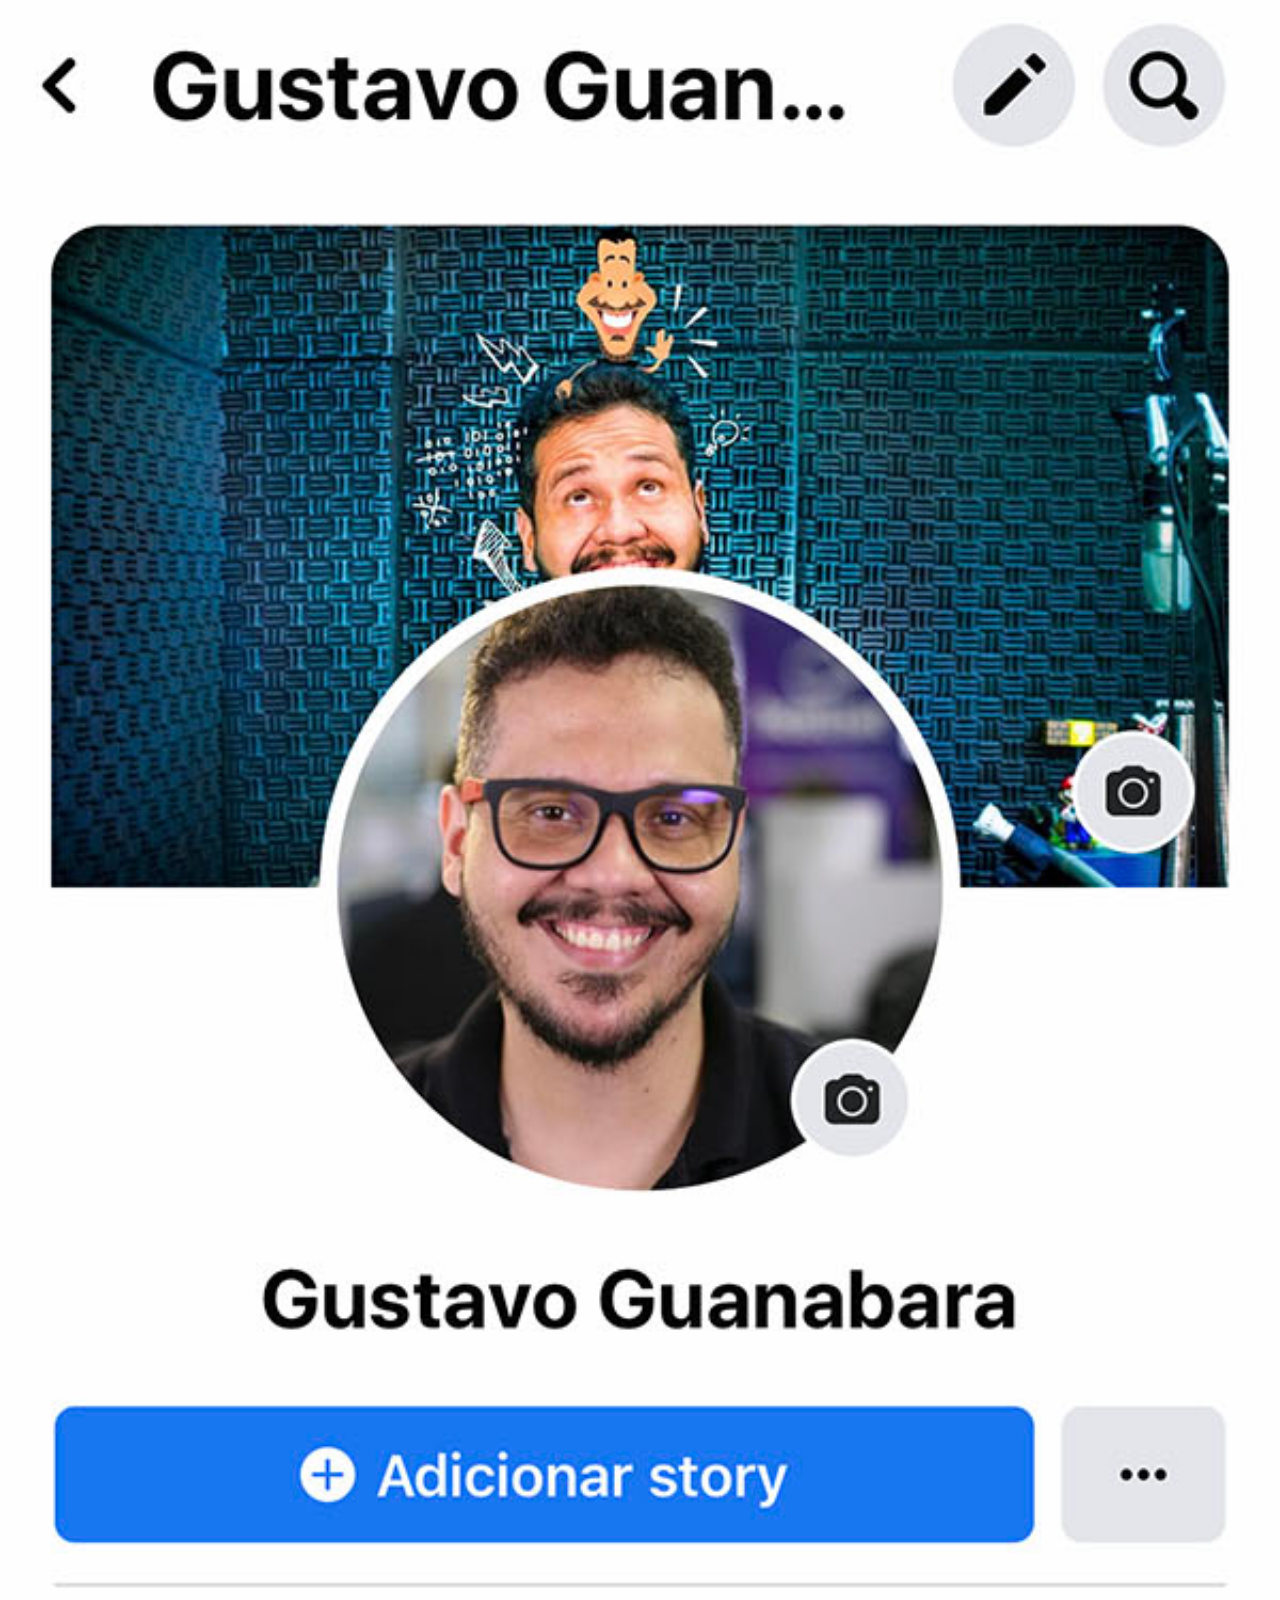
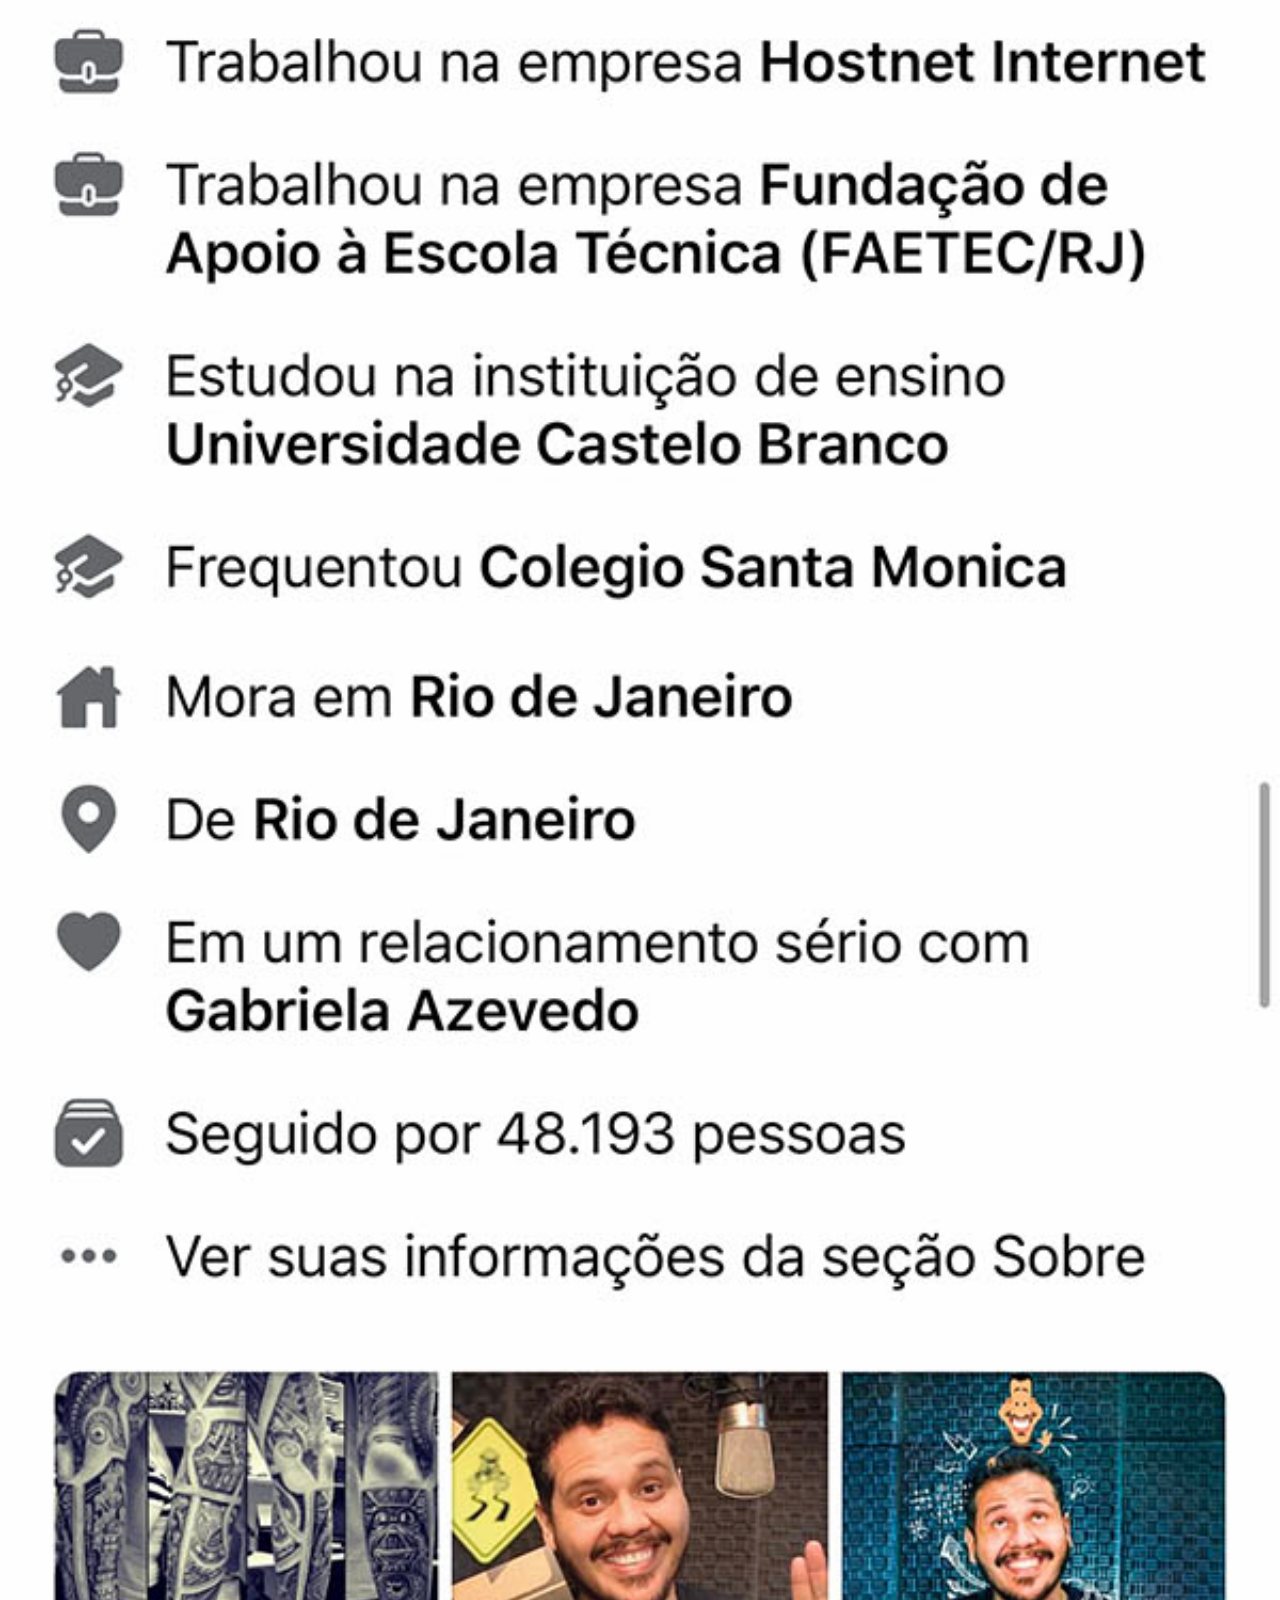
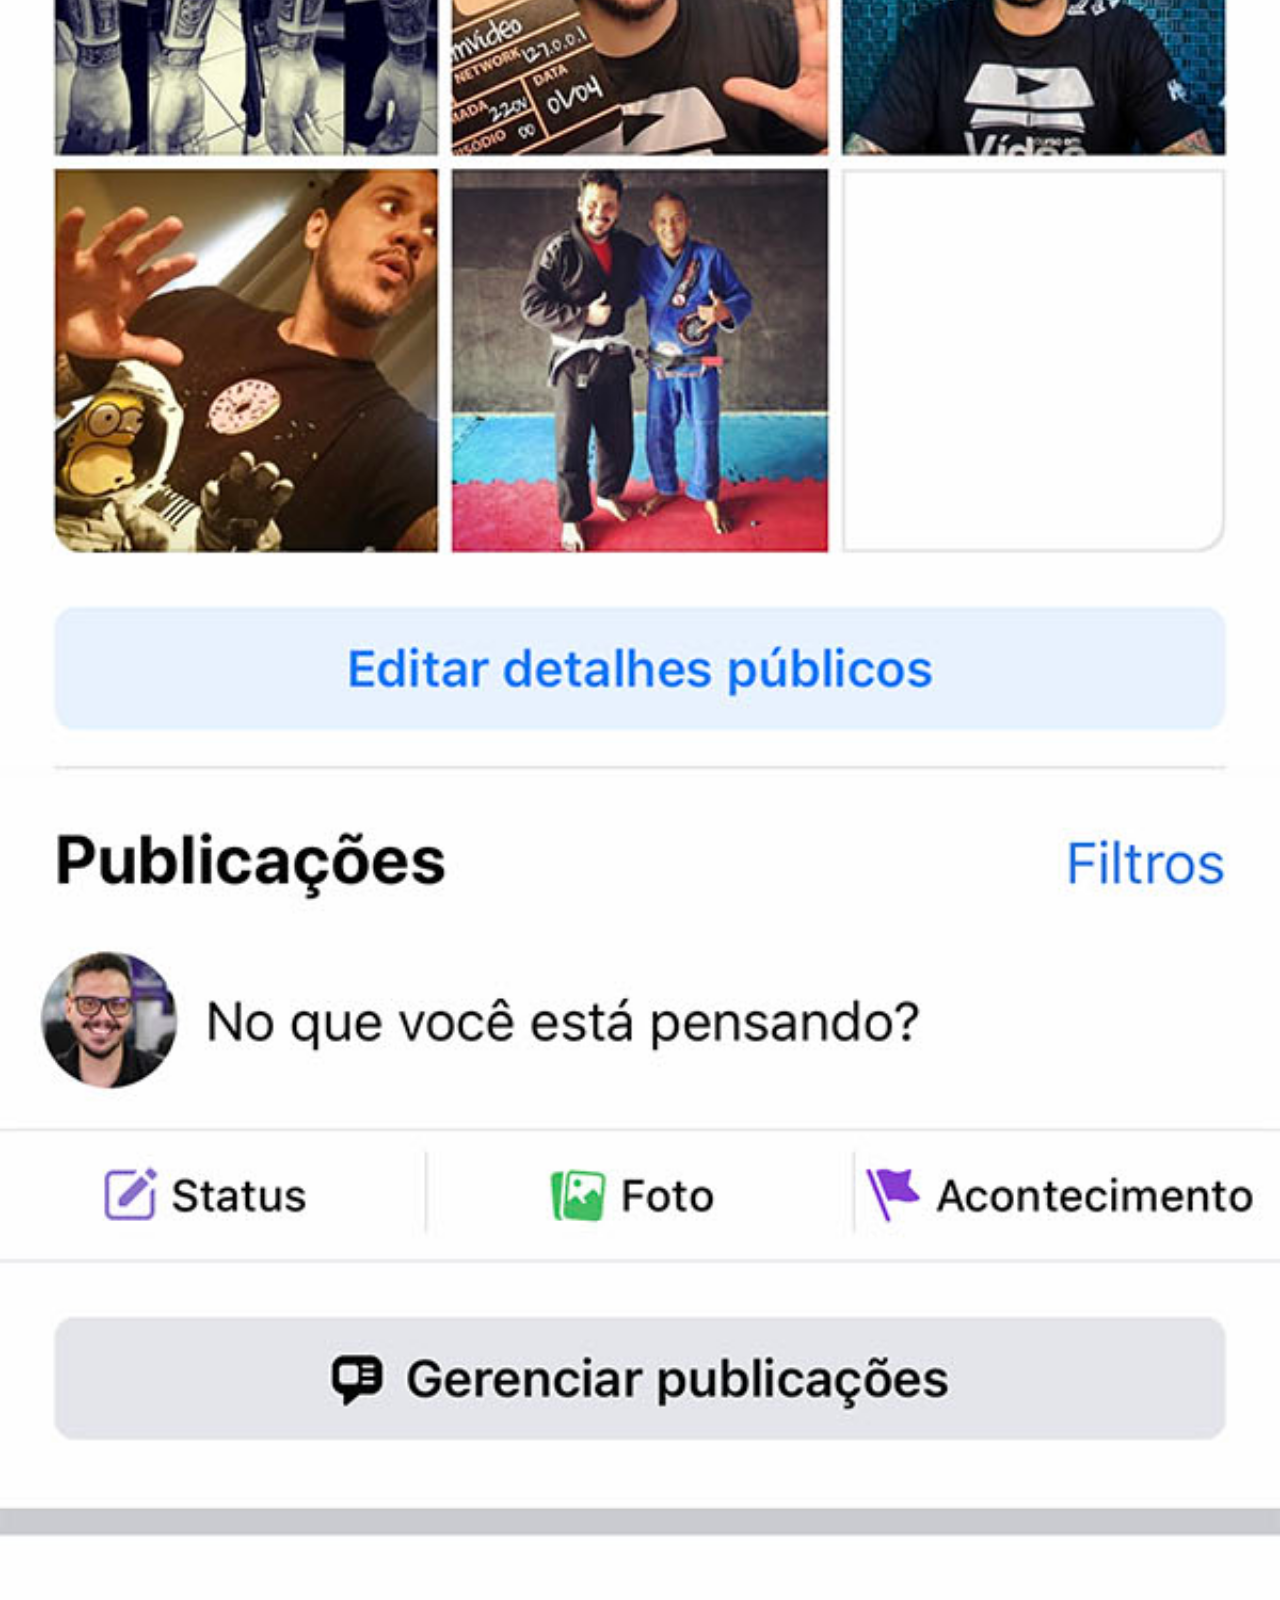
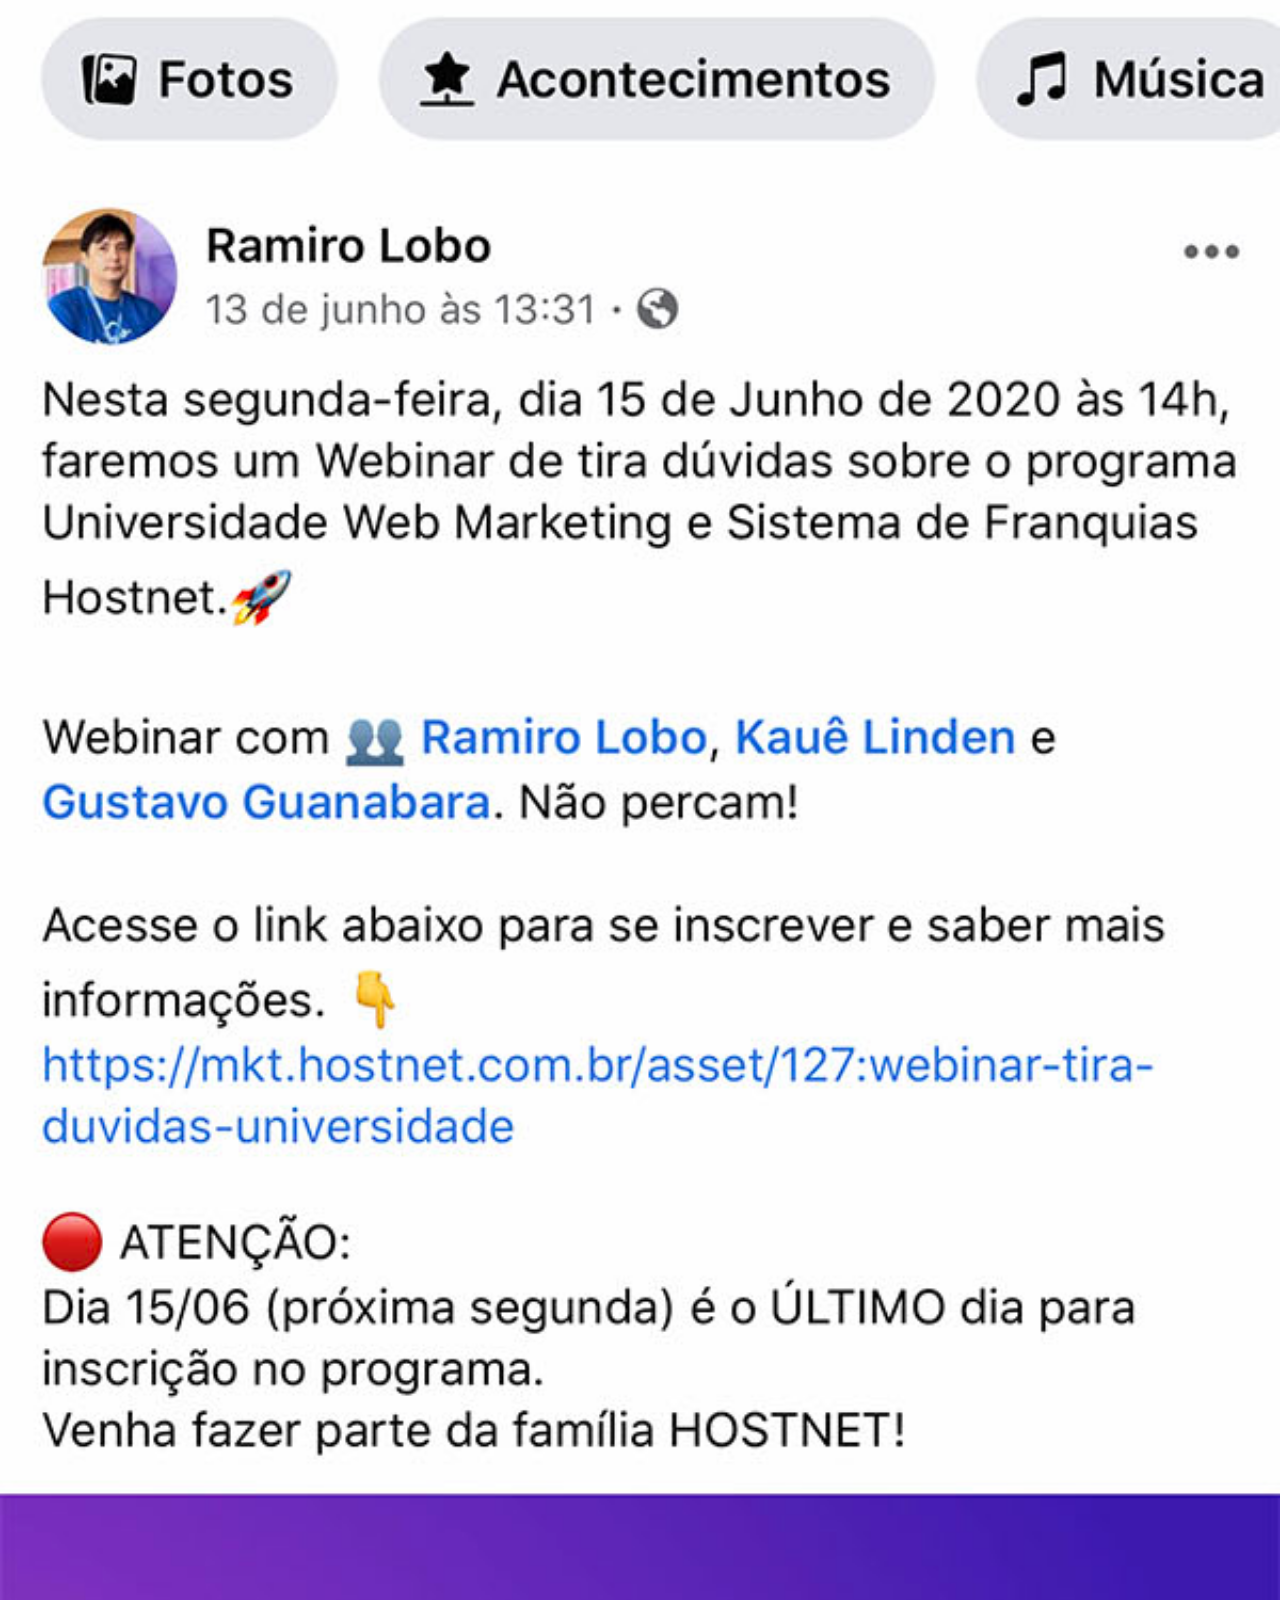
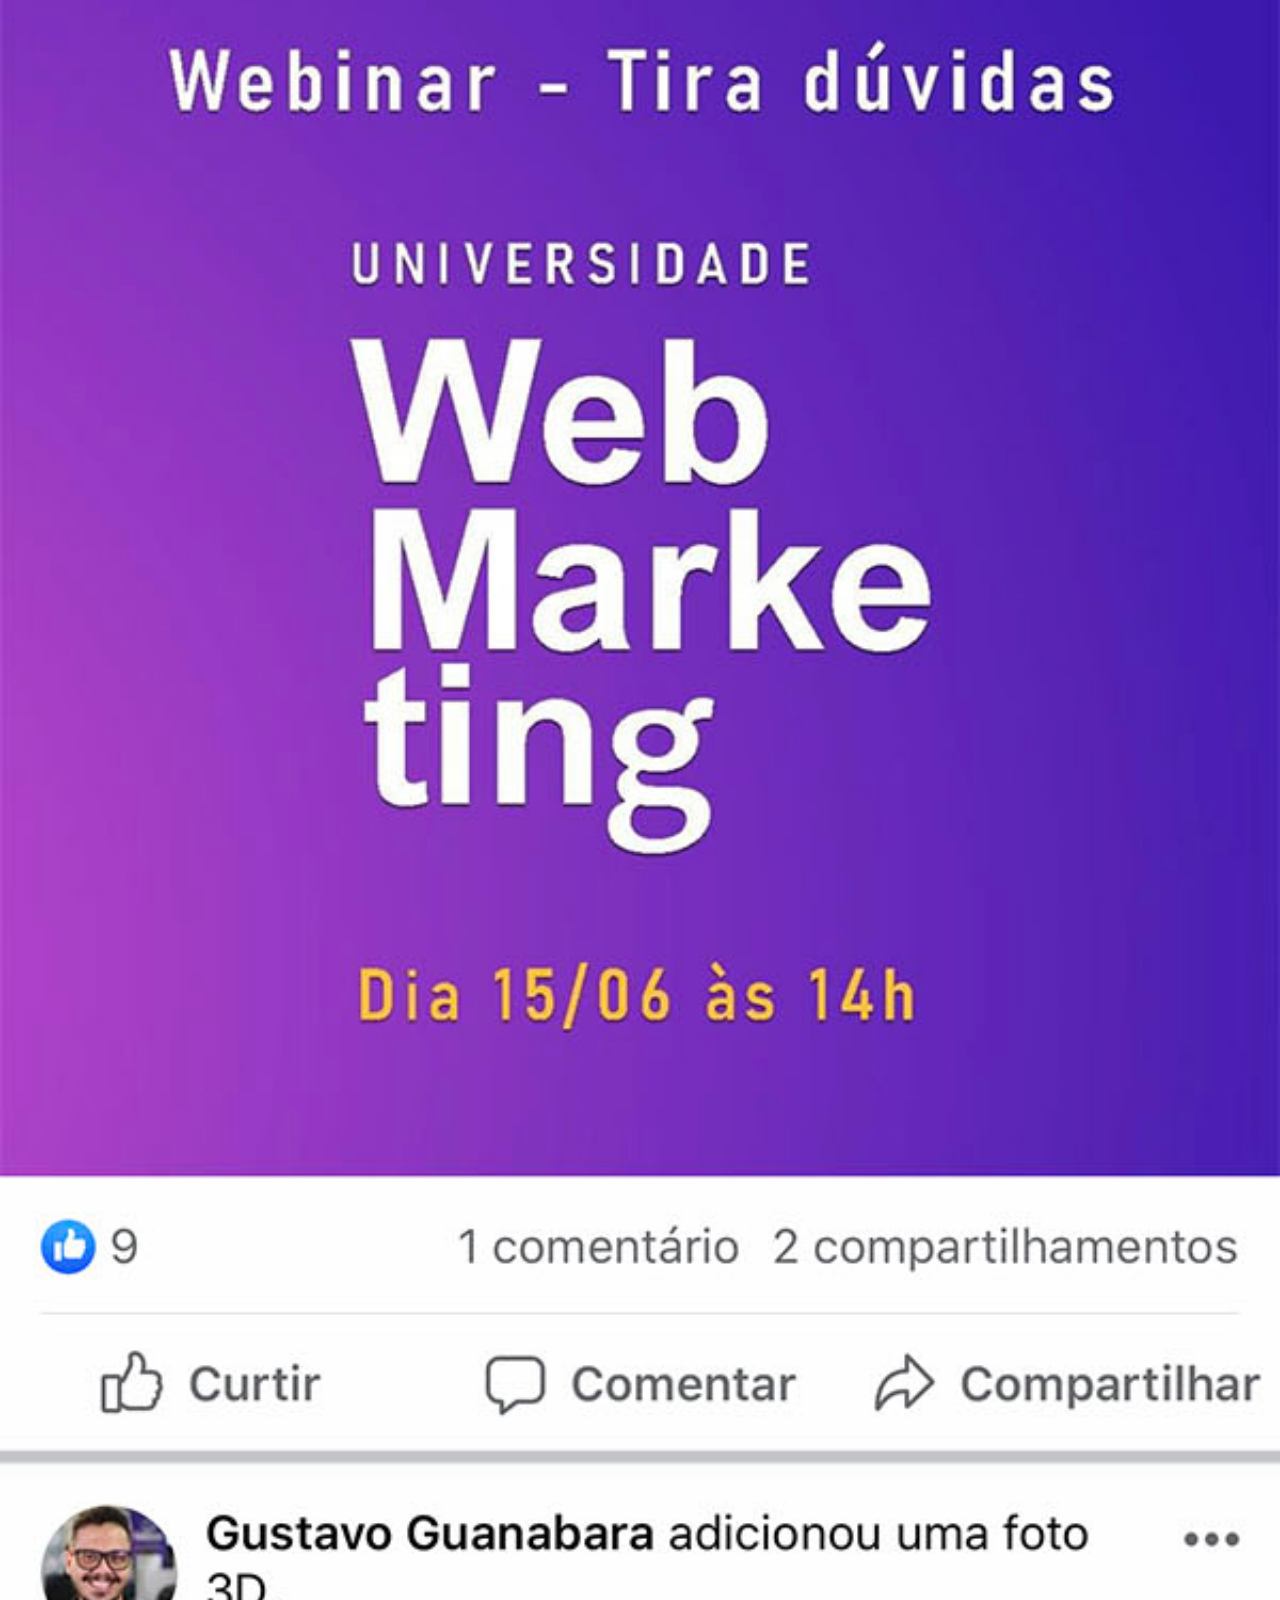
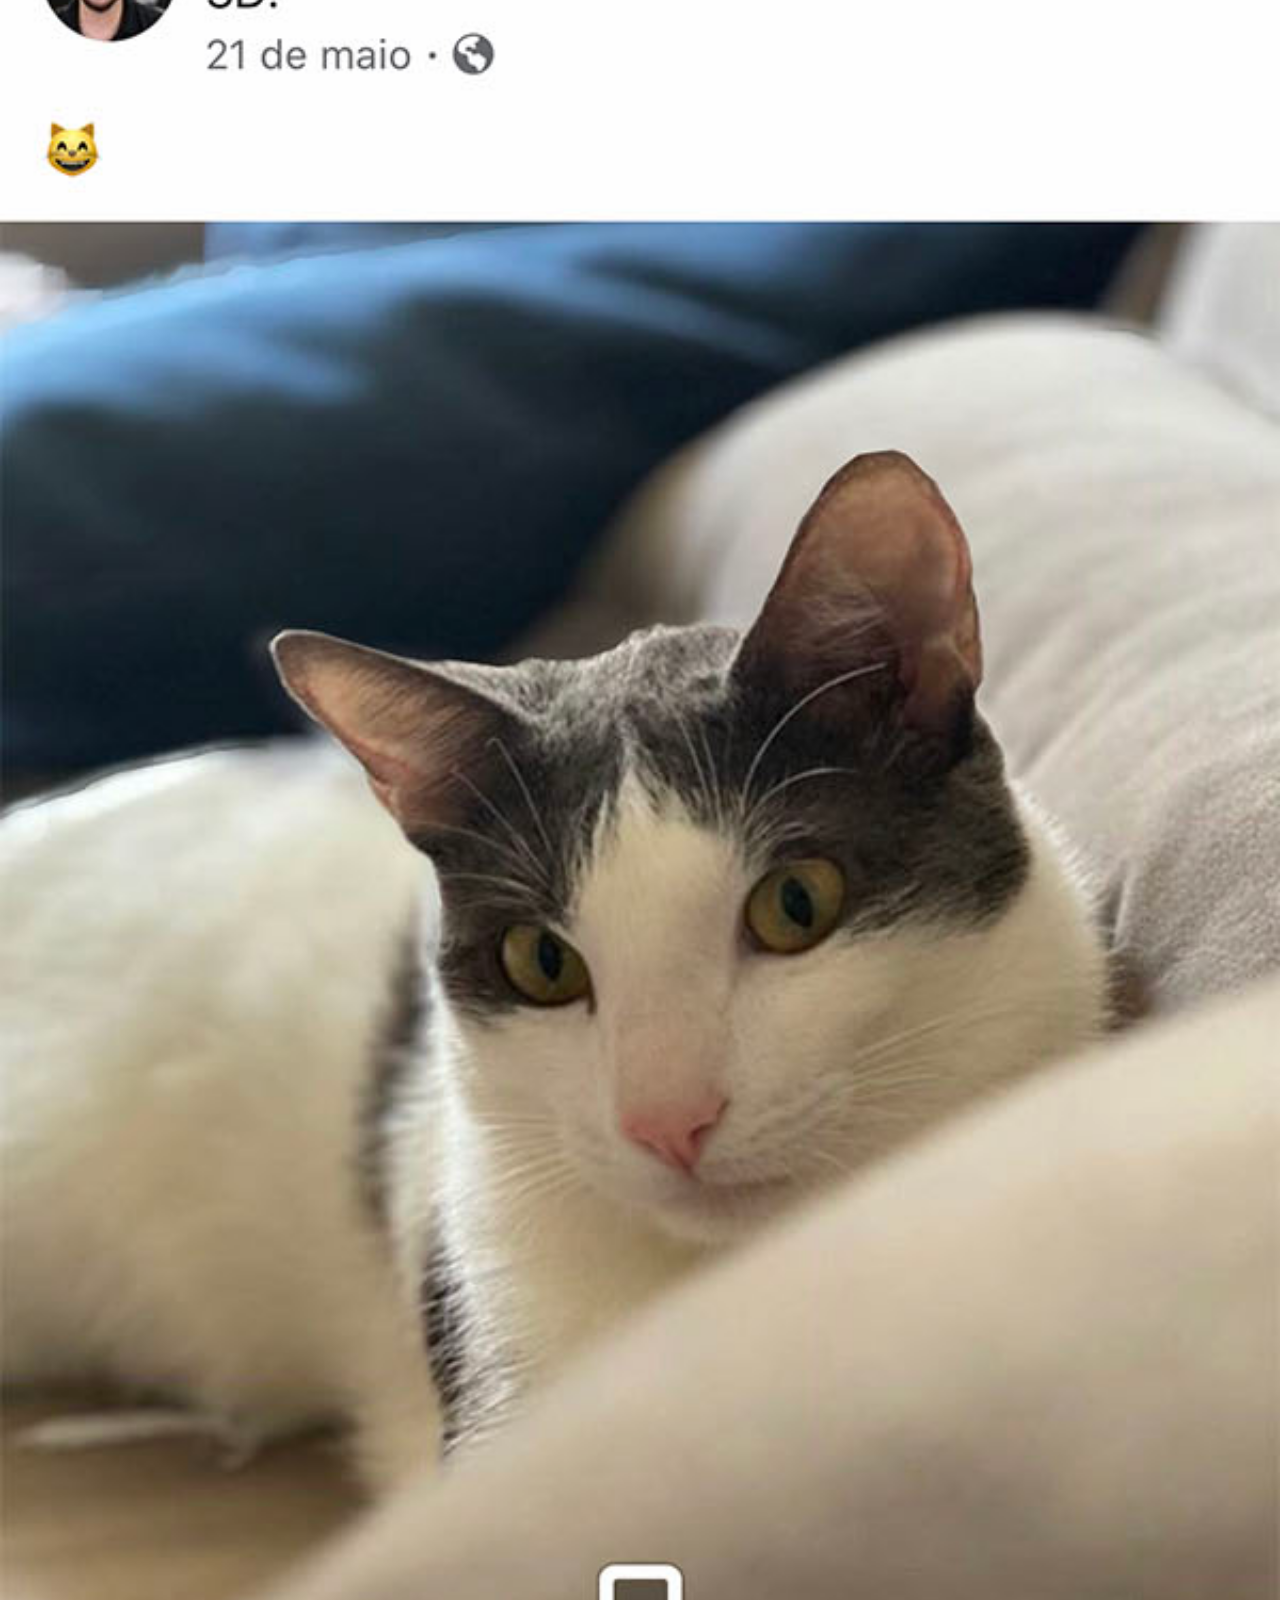
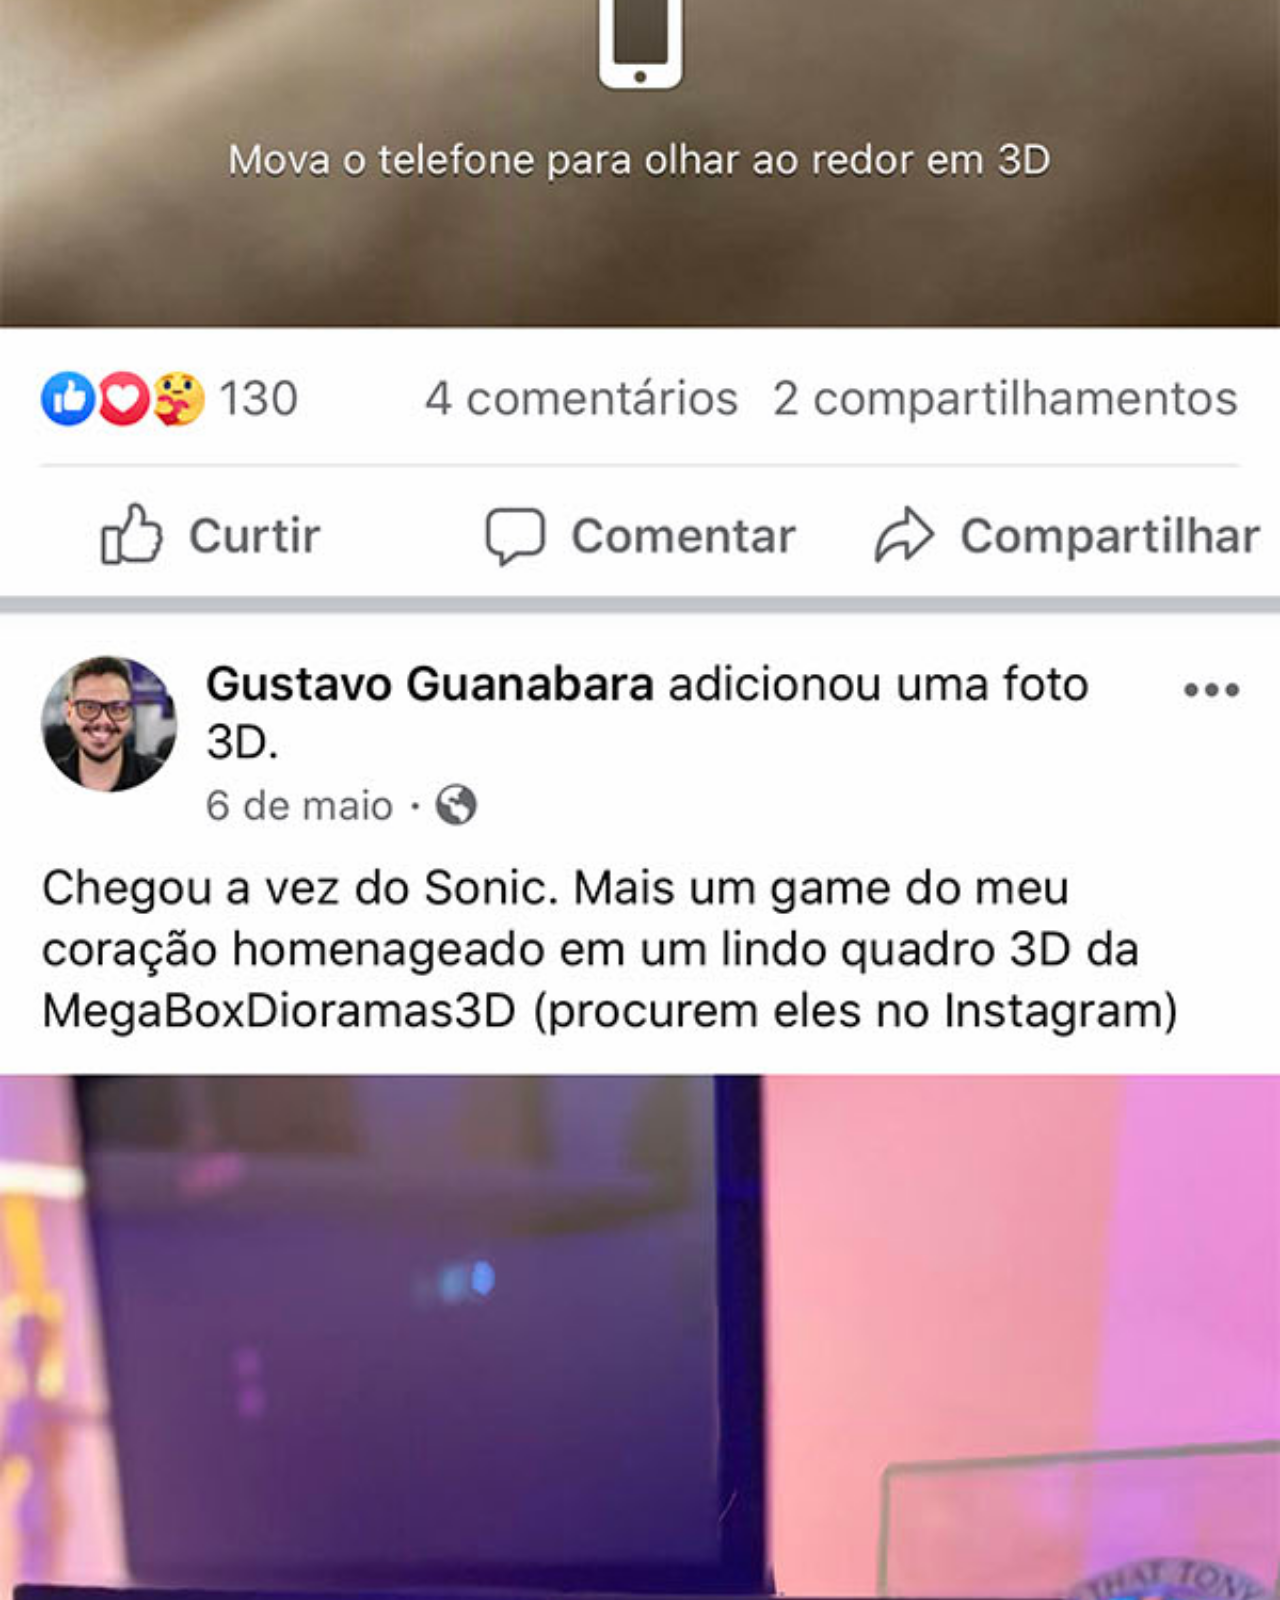
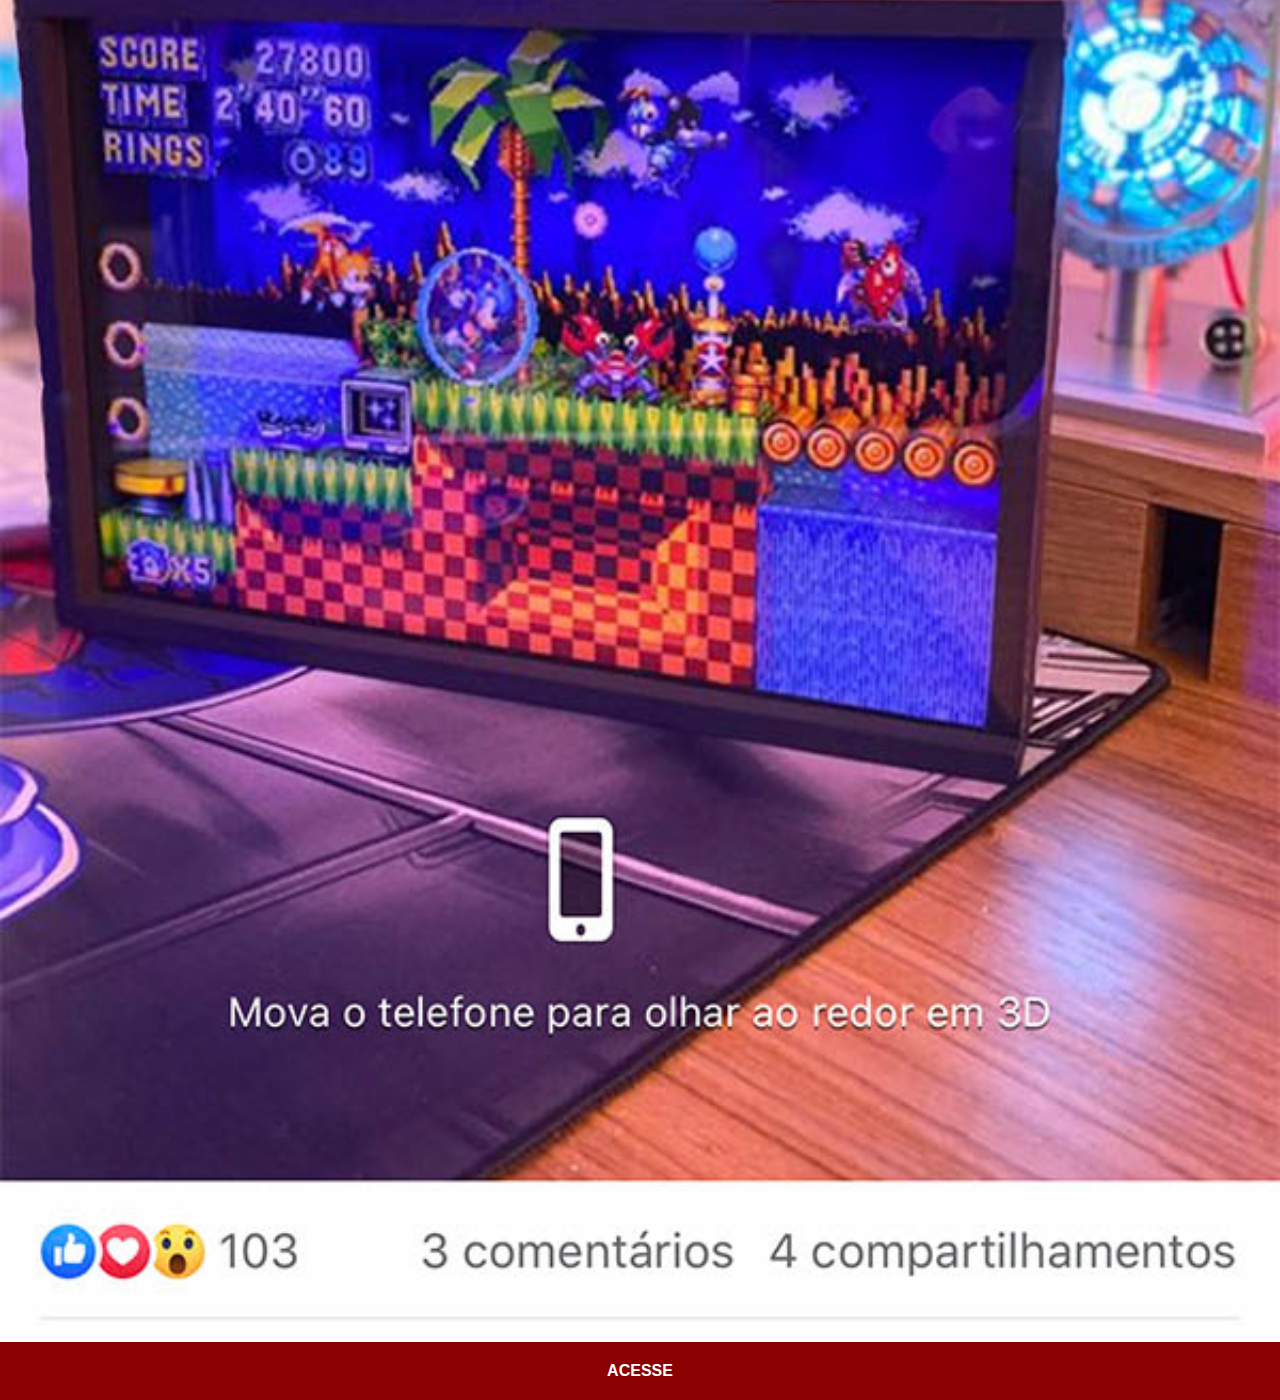
<file: face.html>
<!DOCTYPE html>
<html lang="pt-br">
<head>
    <meta charset="UTF-8">
    <meta name="viewport" content="width=device-width, initial-scale=1.0">
    <title>Facebook</title>
    <link rel="stylesheet" href="estilos/social.css">
</head>
<body>
    <img src="imagens/tela-facebook.jpg" alt="">
    <a href="https://www.facebook.com/roberto.kleber.77/" target="_blank">ACESSE</a>
</body>
</html>
</file>
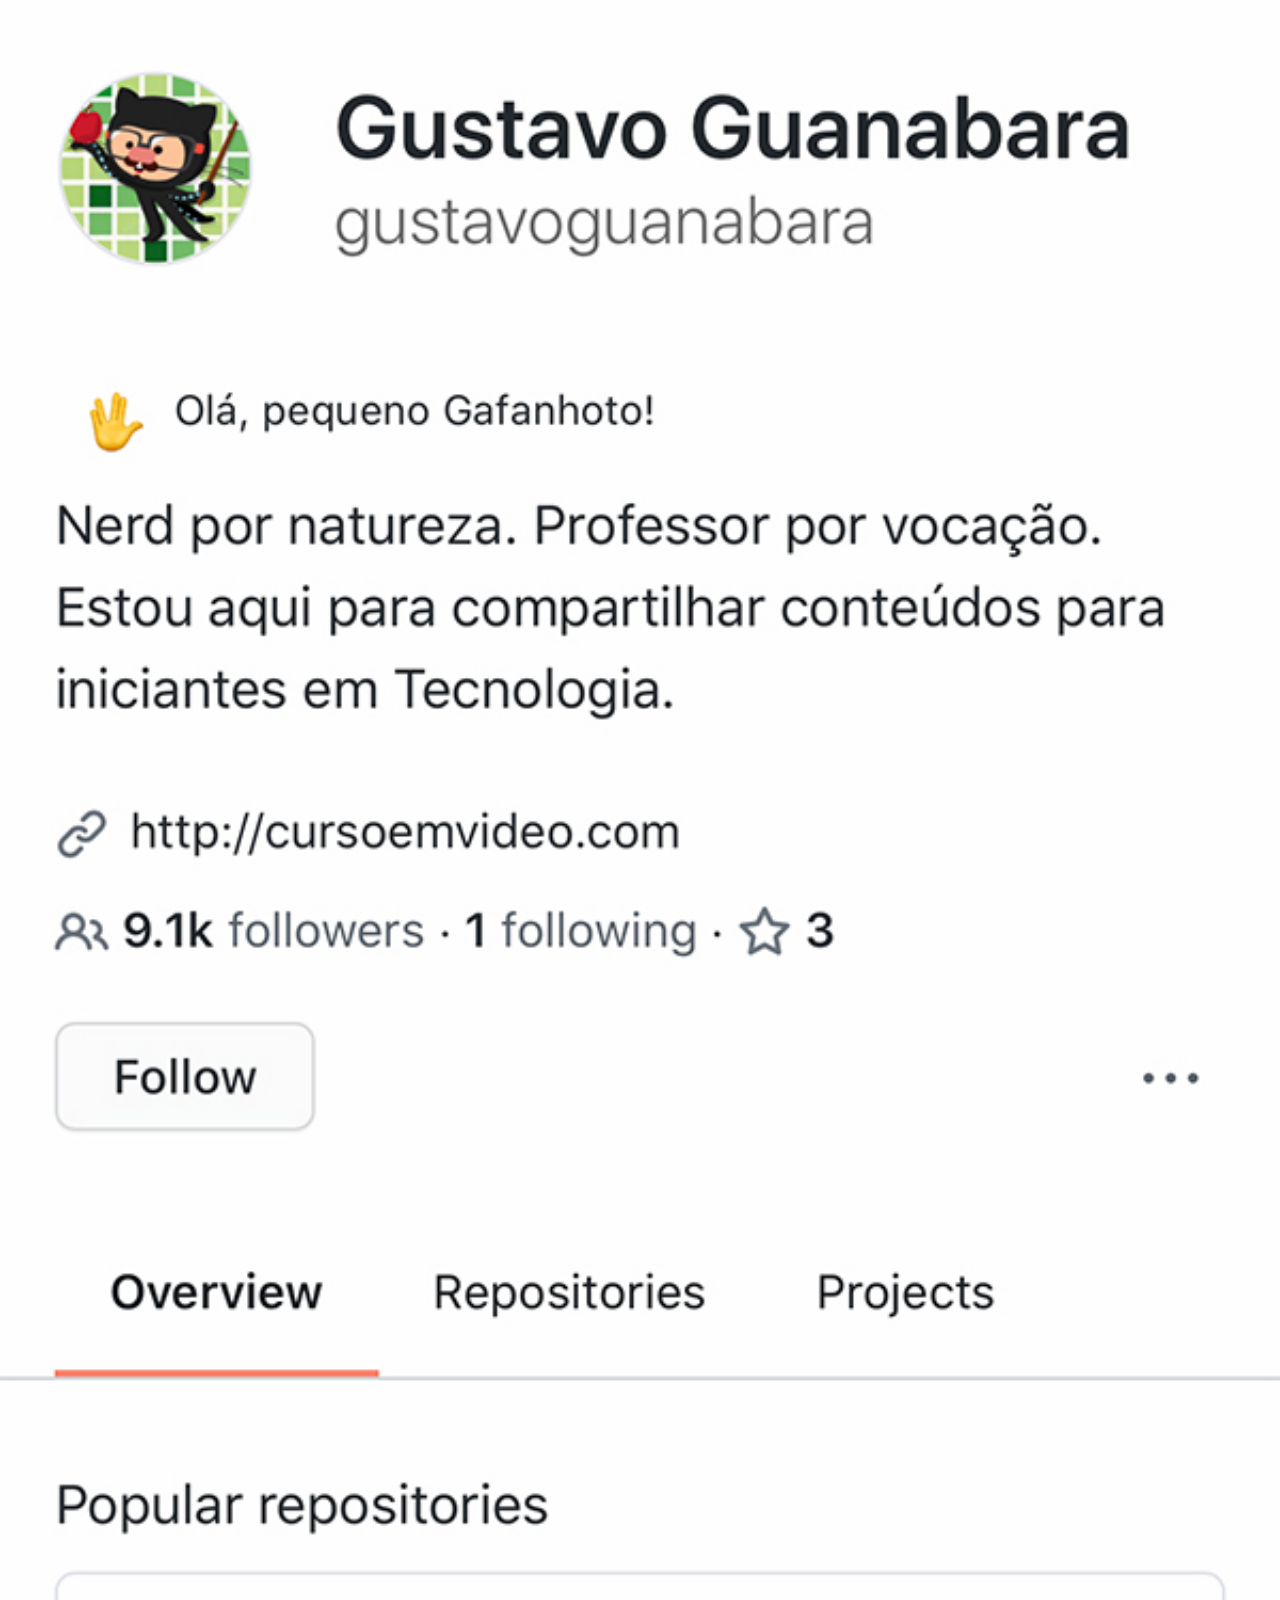
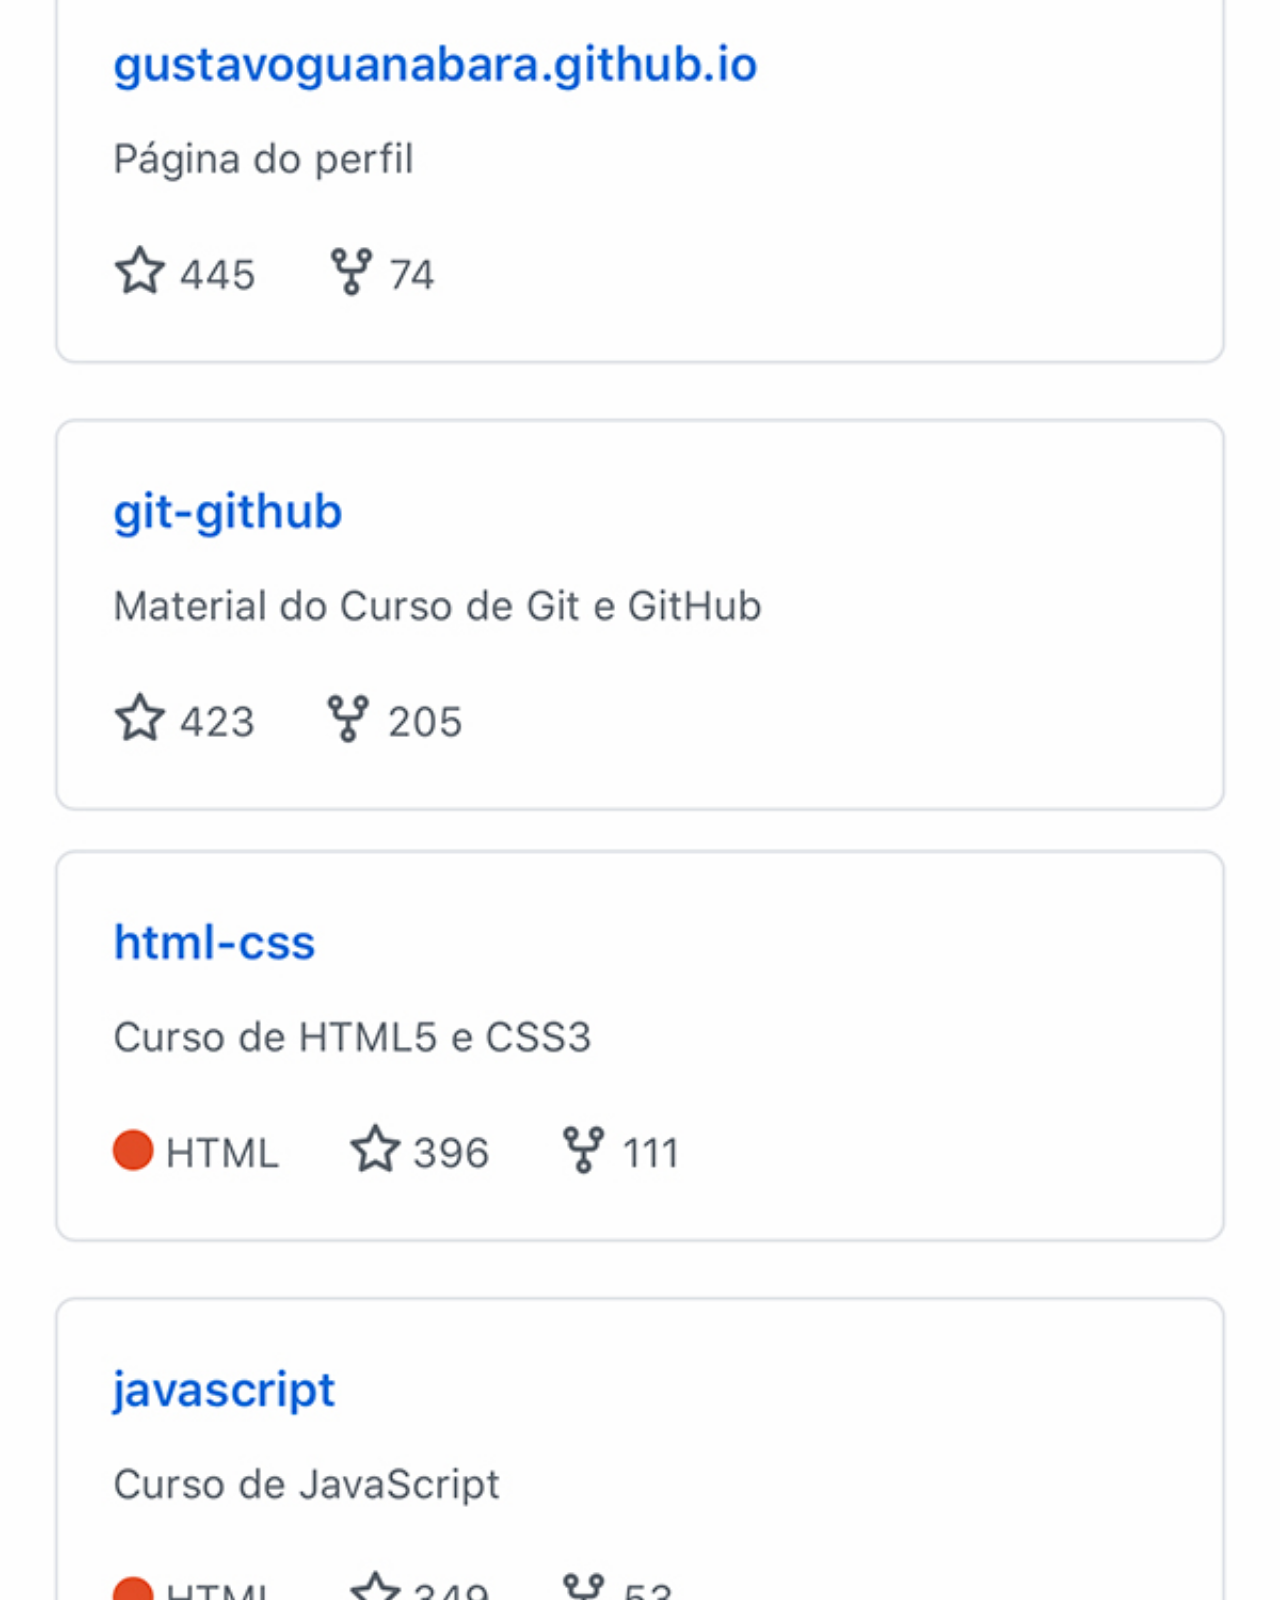
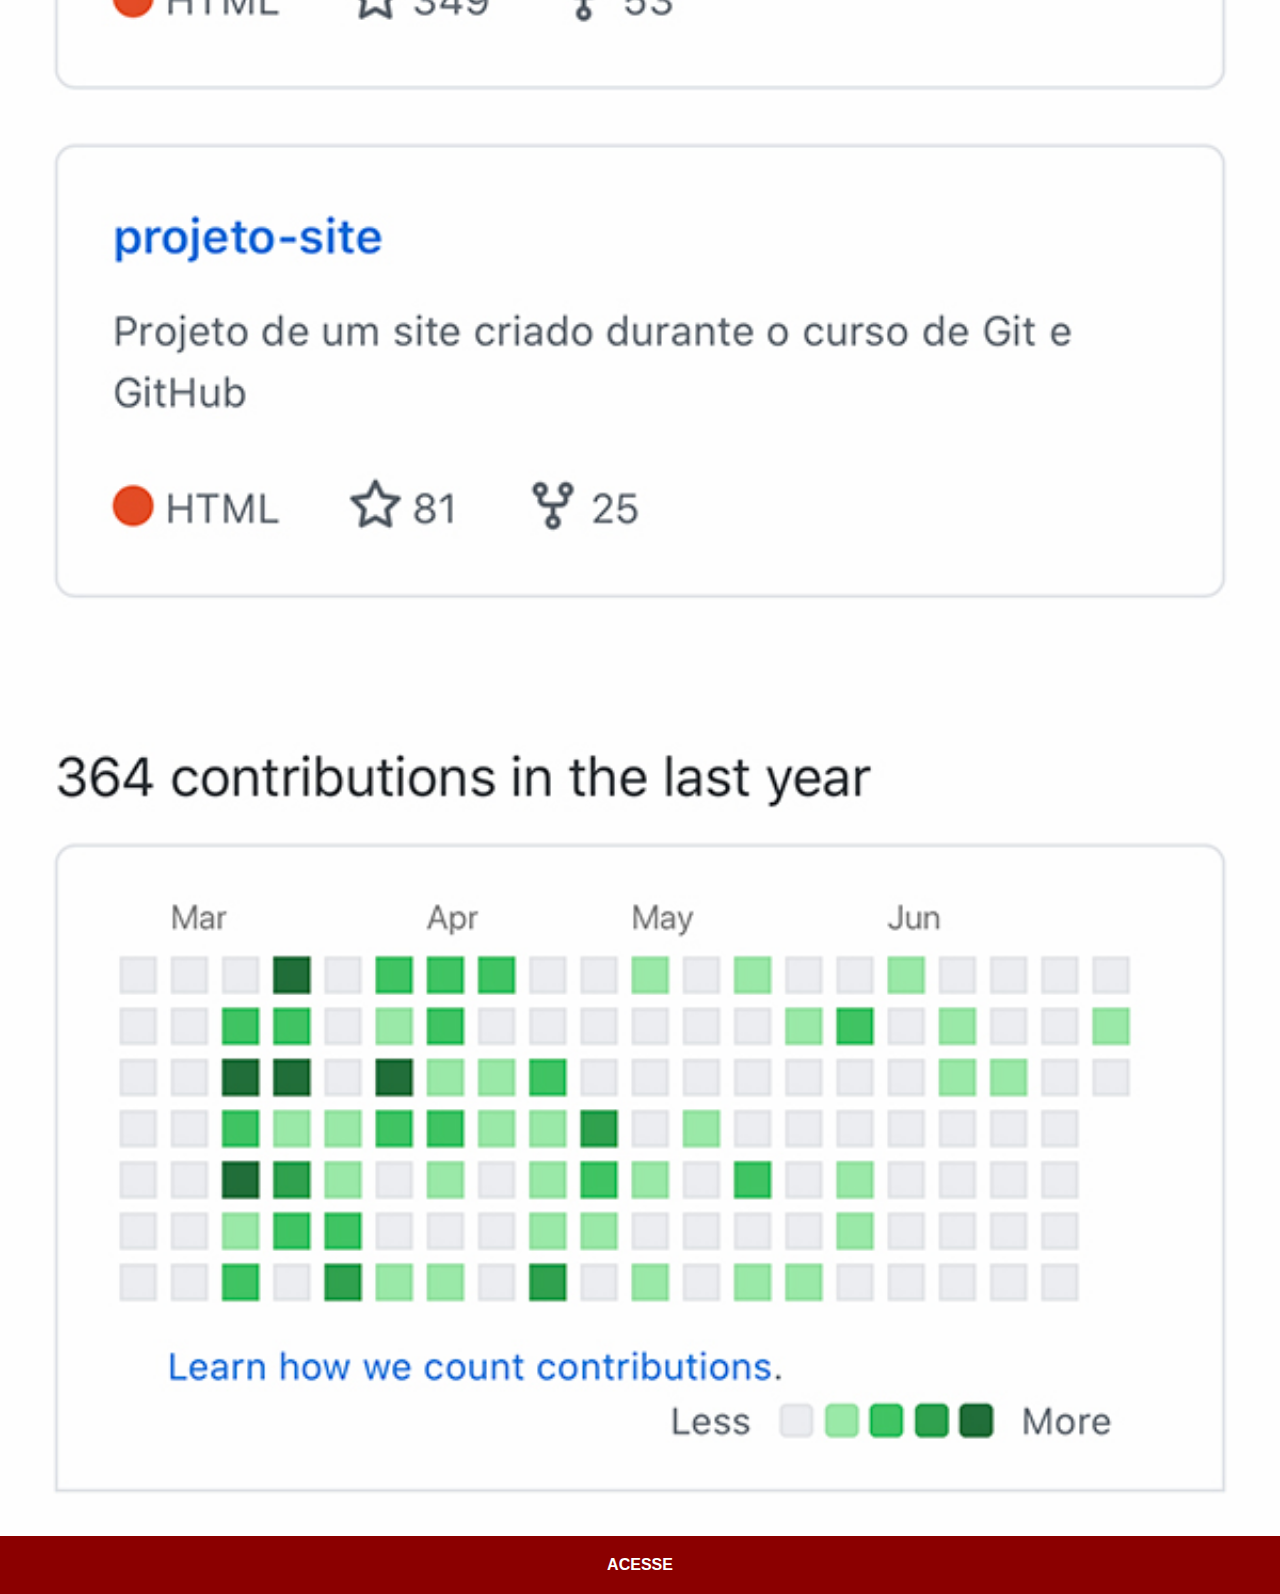
<file: github.html>
<!DOCTYPE html>
<html lang="pt-br">
<head>
    <meta charset="UTF-8">
    <meta name="viewport" content="width=device-width, initial-scale=1.0">
    <title>GitHub</title>
    <link rel="stylesheet" href="estilos/social.css">
</head>
<body>
    <img src="imagens/tela-github.jpg" alt="">
    <a href="https://github.com/RobertoKFSF" target="_blank">ACESSE</a>
</body>
</html>
</file>
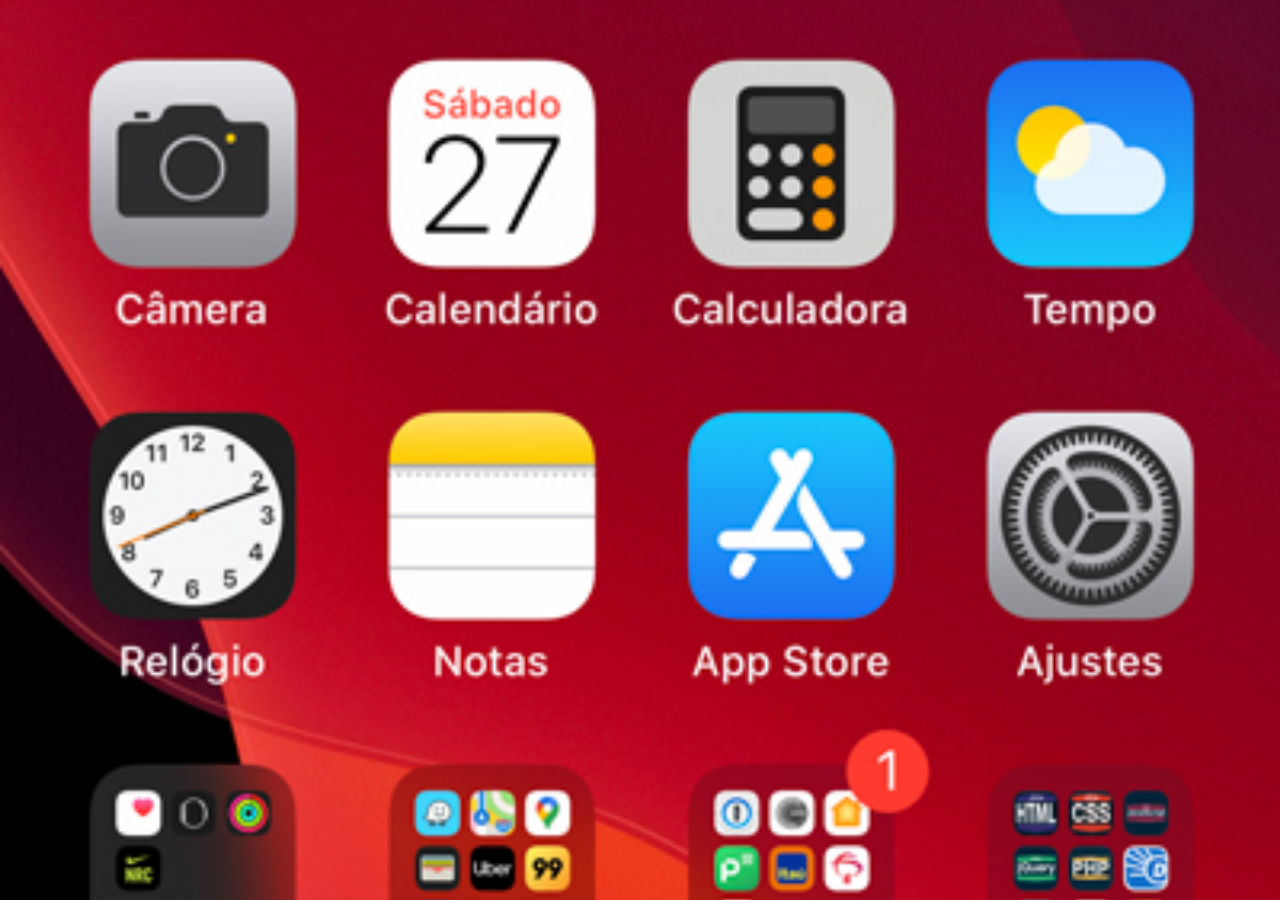
<file: home.html>
<!DOCTYPE html>
<html lang="pt-br">
<head>
    <meta charset="UTF-8">
    <meta name="viewport" content="width=device-width, initial-scale=1.0">
    <title>Home</title>
</head>
<style>
    * {
        margin: 0px;
        padding: 0px;
    }
    body {
        width: 100vw;
        height: 100vh;
        background: black url('imagens/tela-home.jpg') no-repeat top center;
        background-size: cover;
    }
</style>
<body>
    
</body>
</html>
</file>
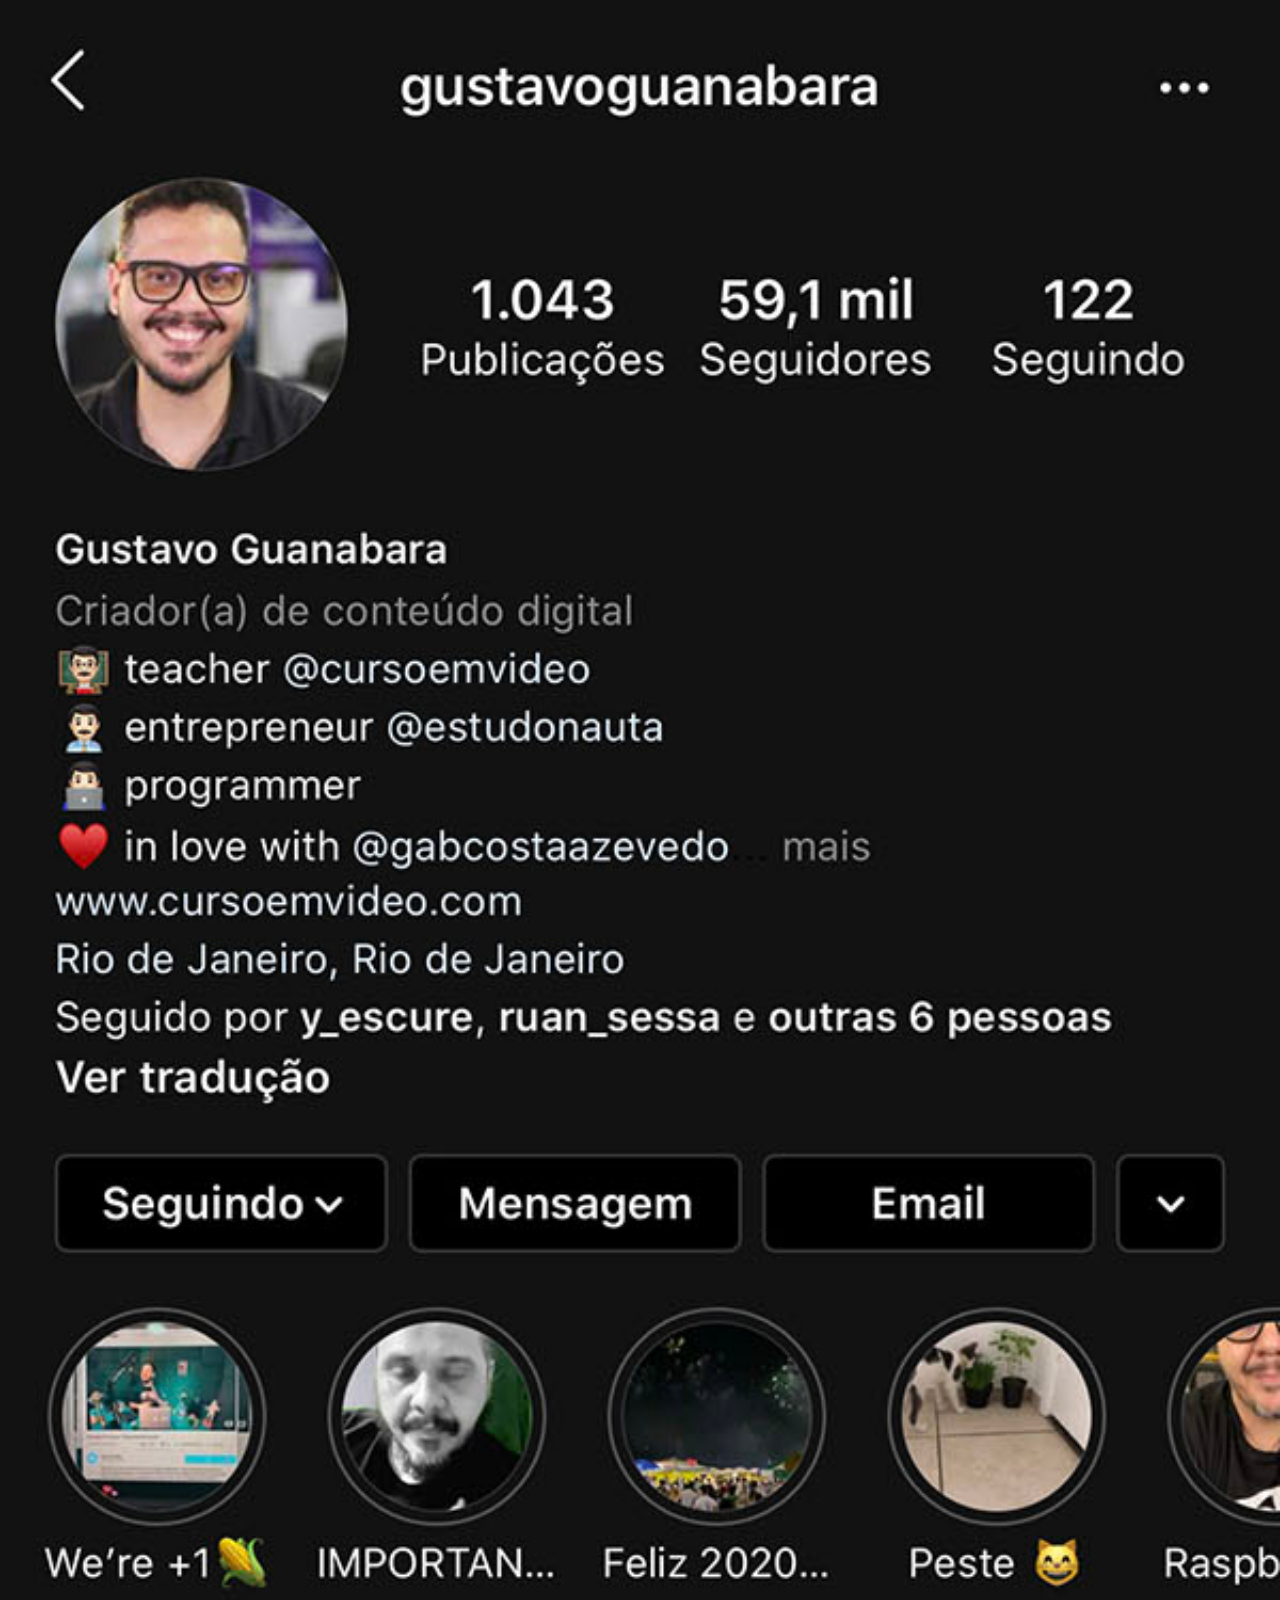
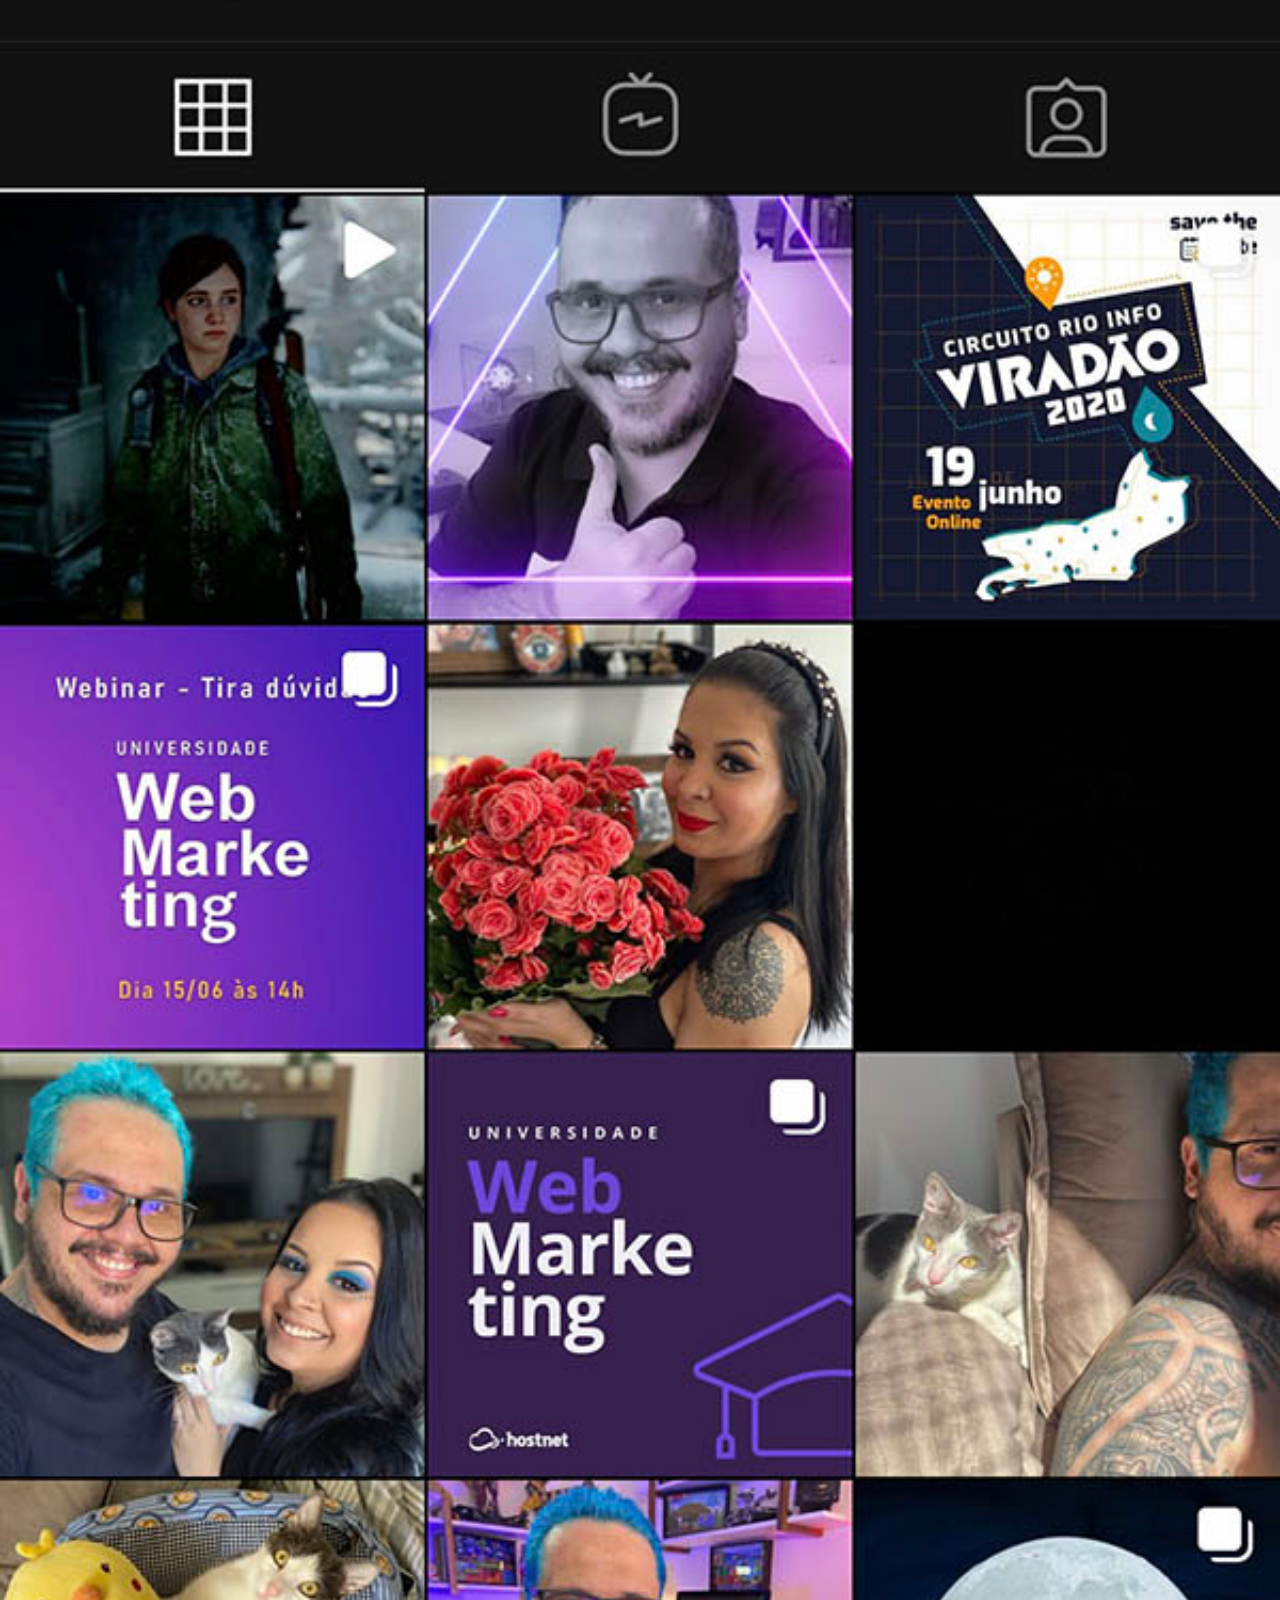
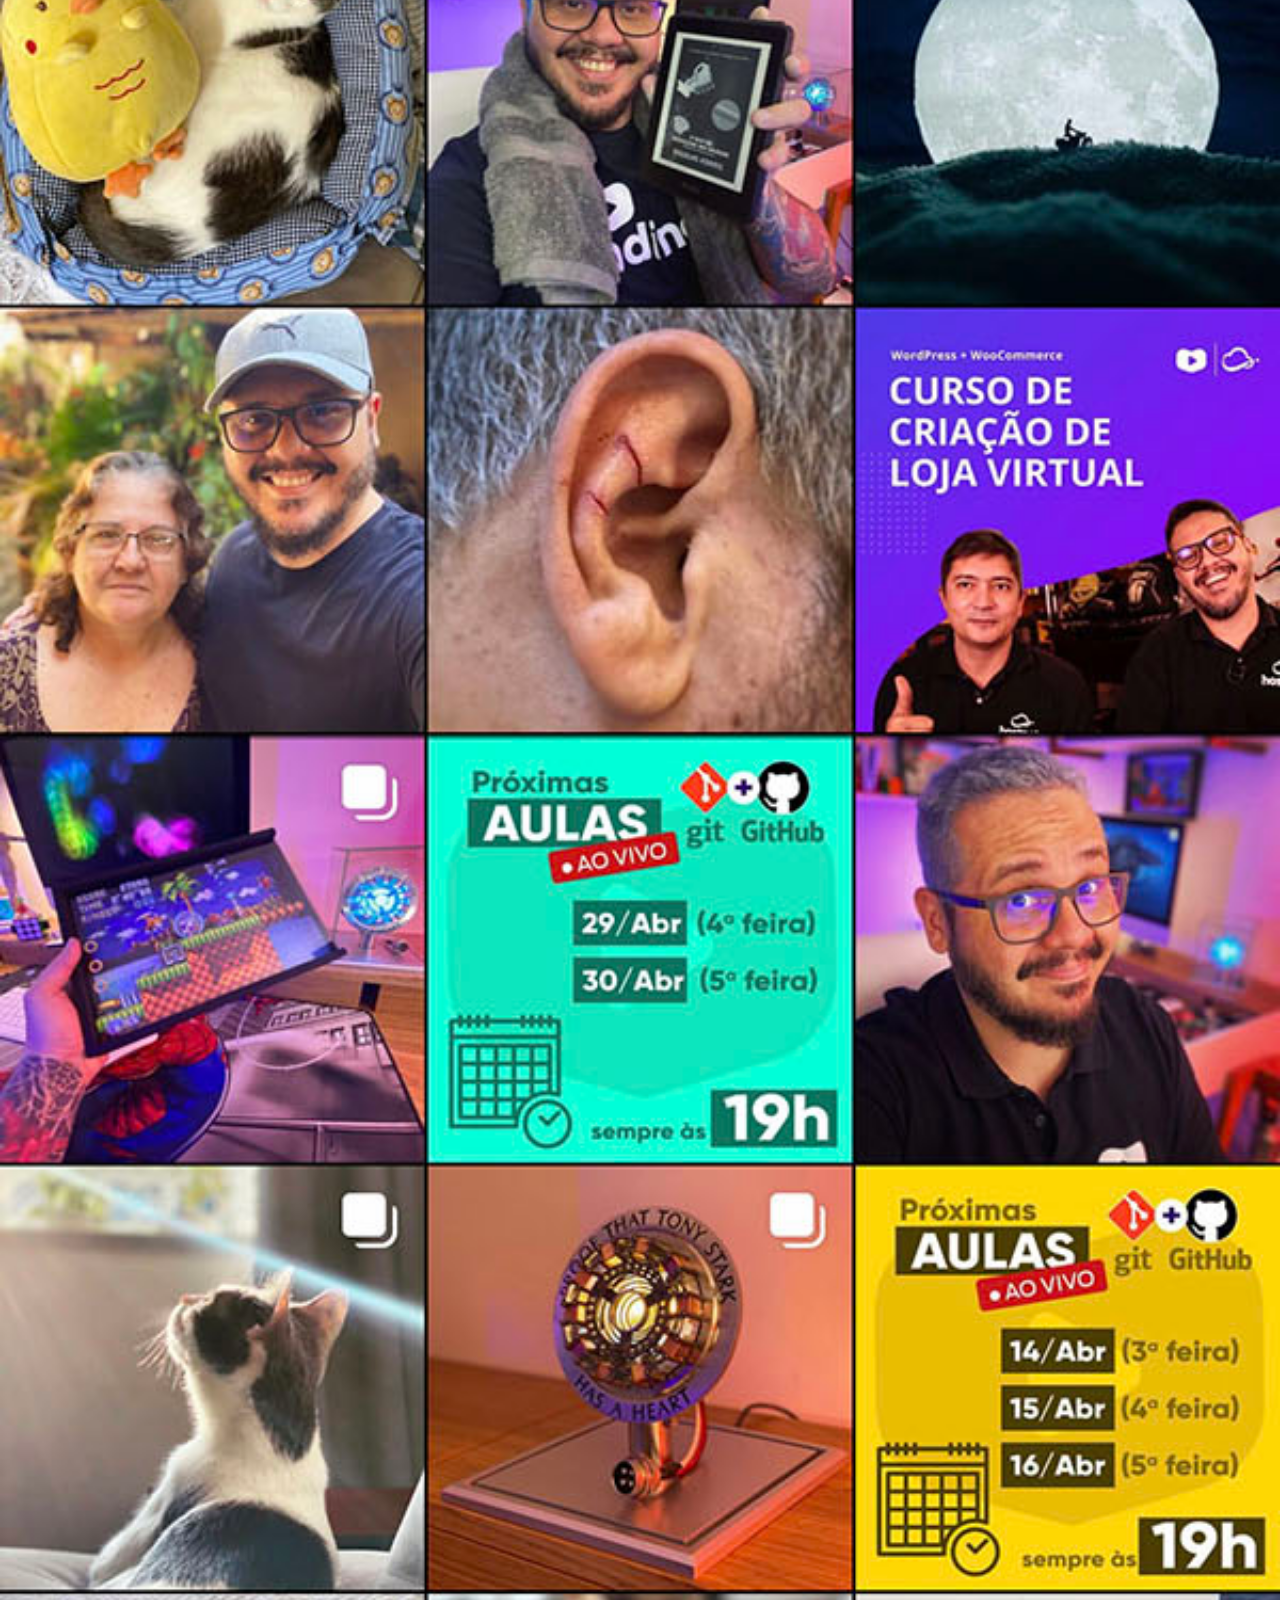
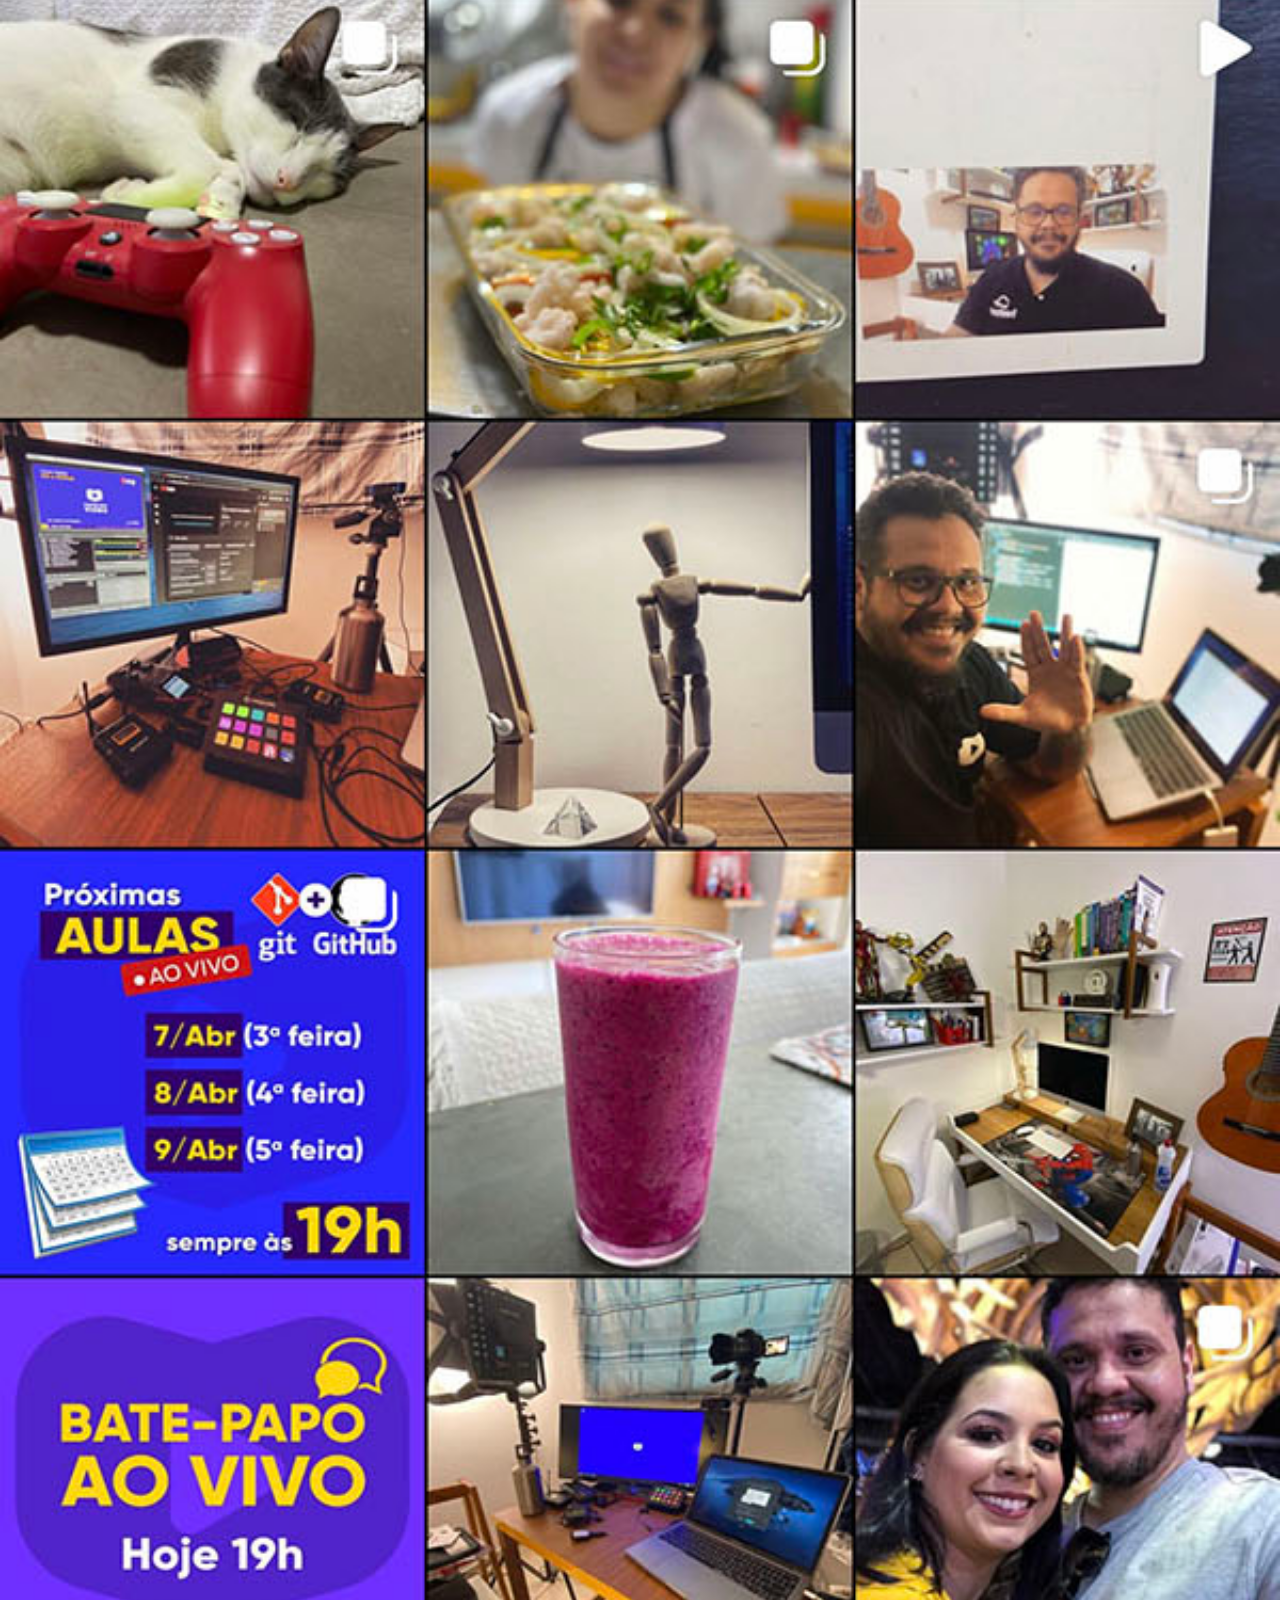
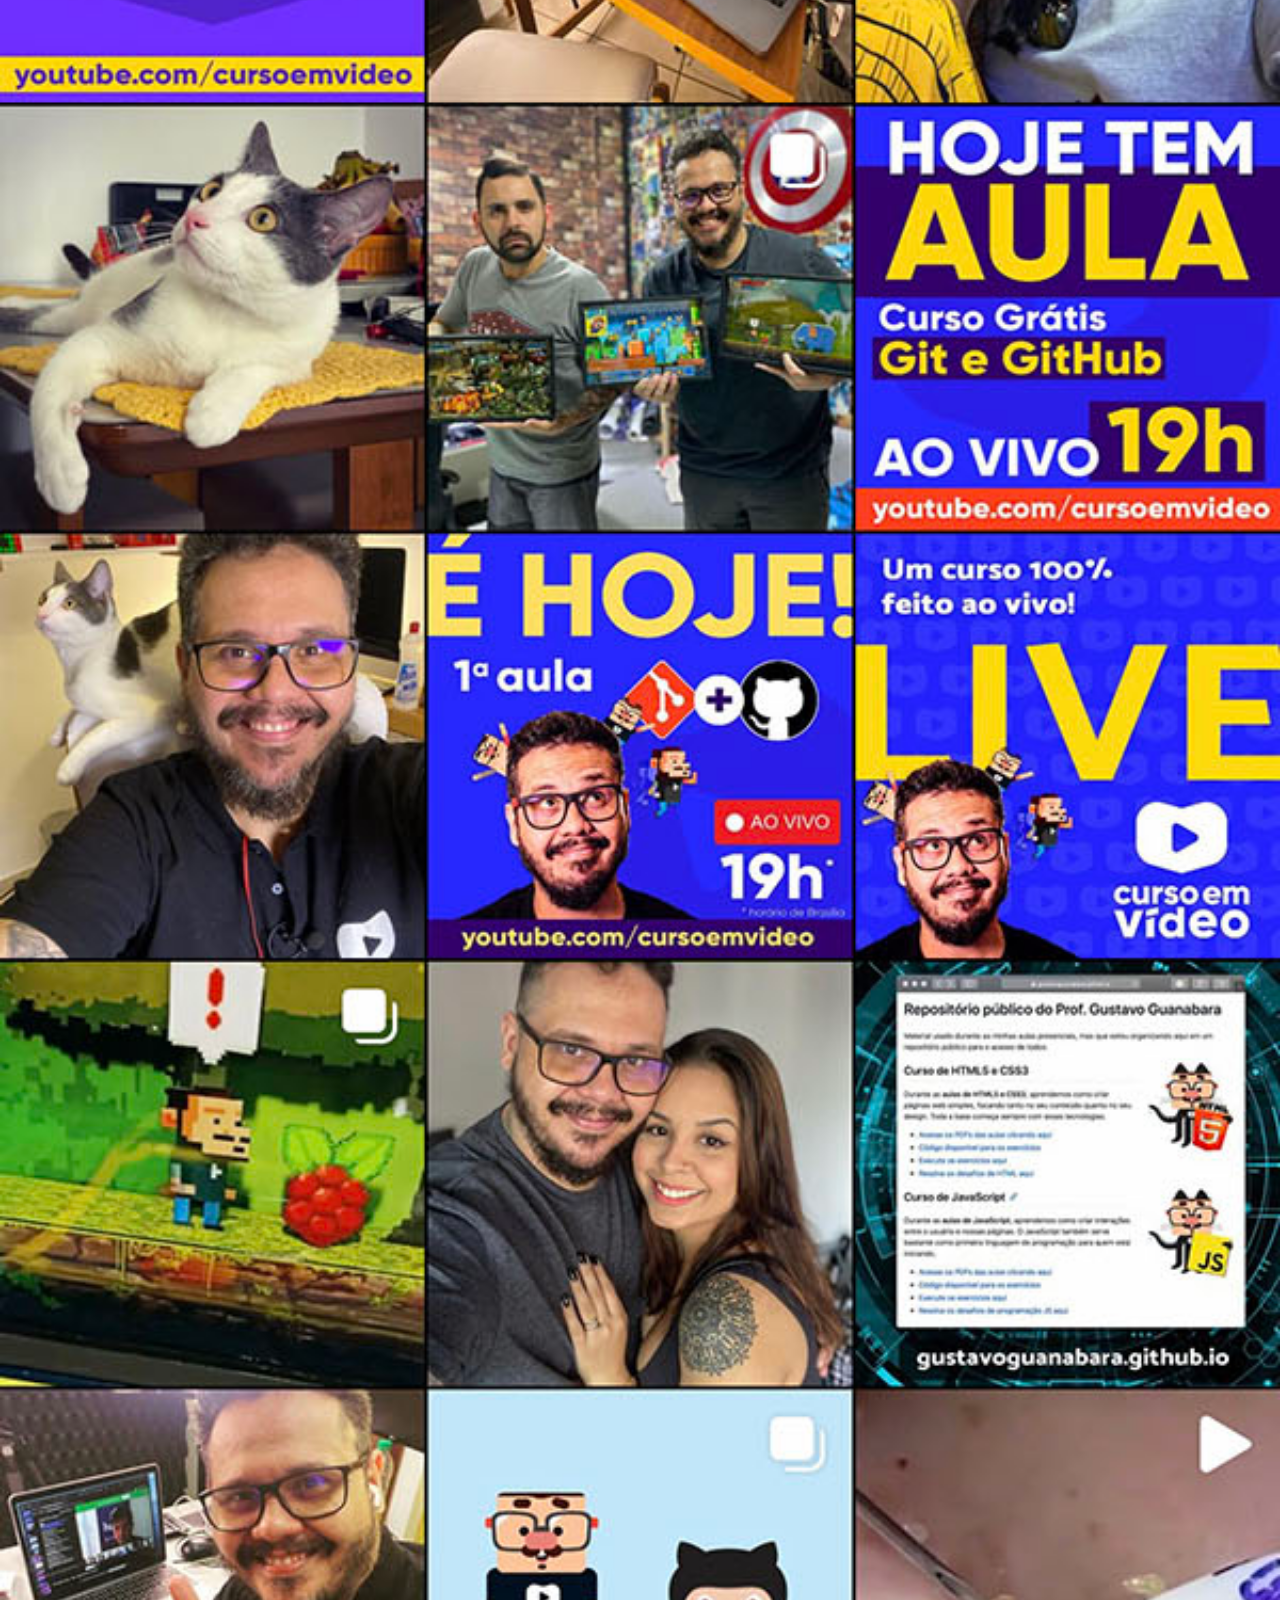
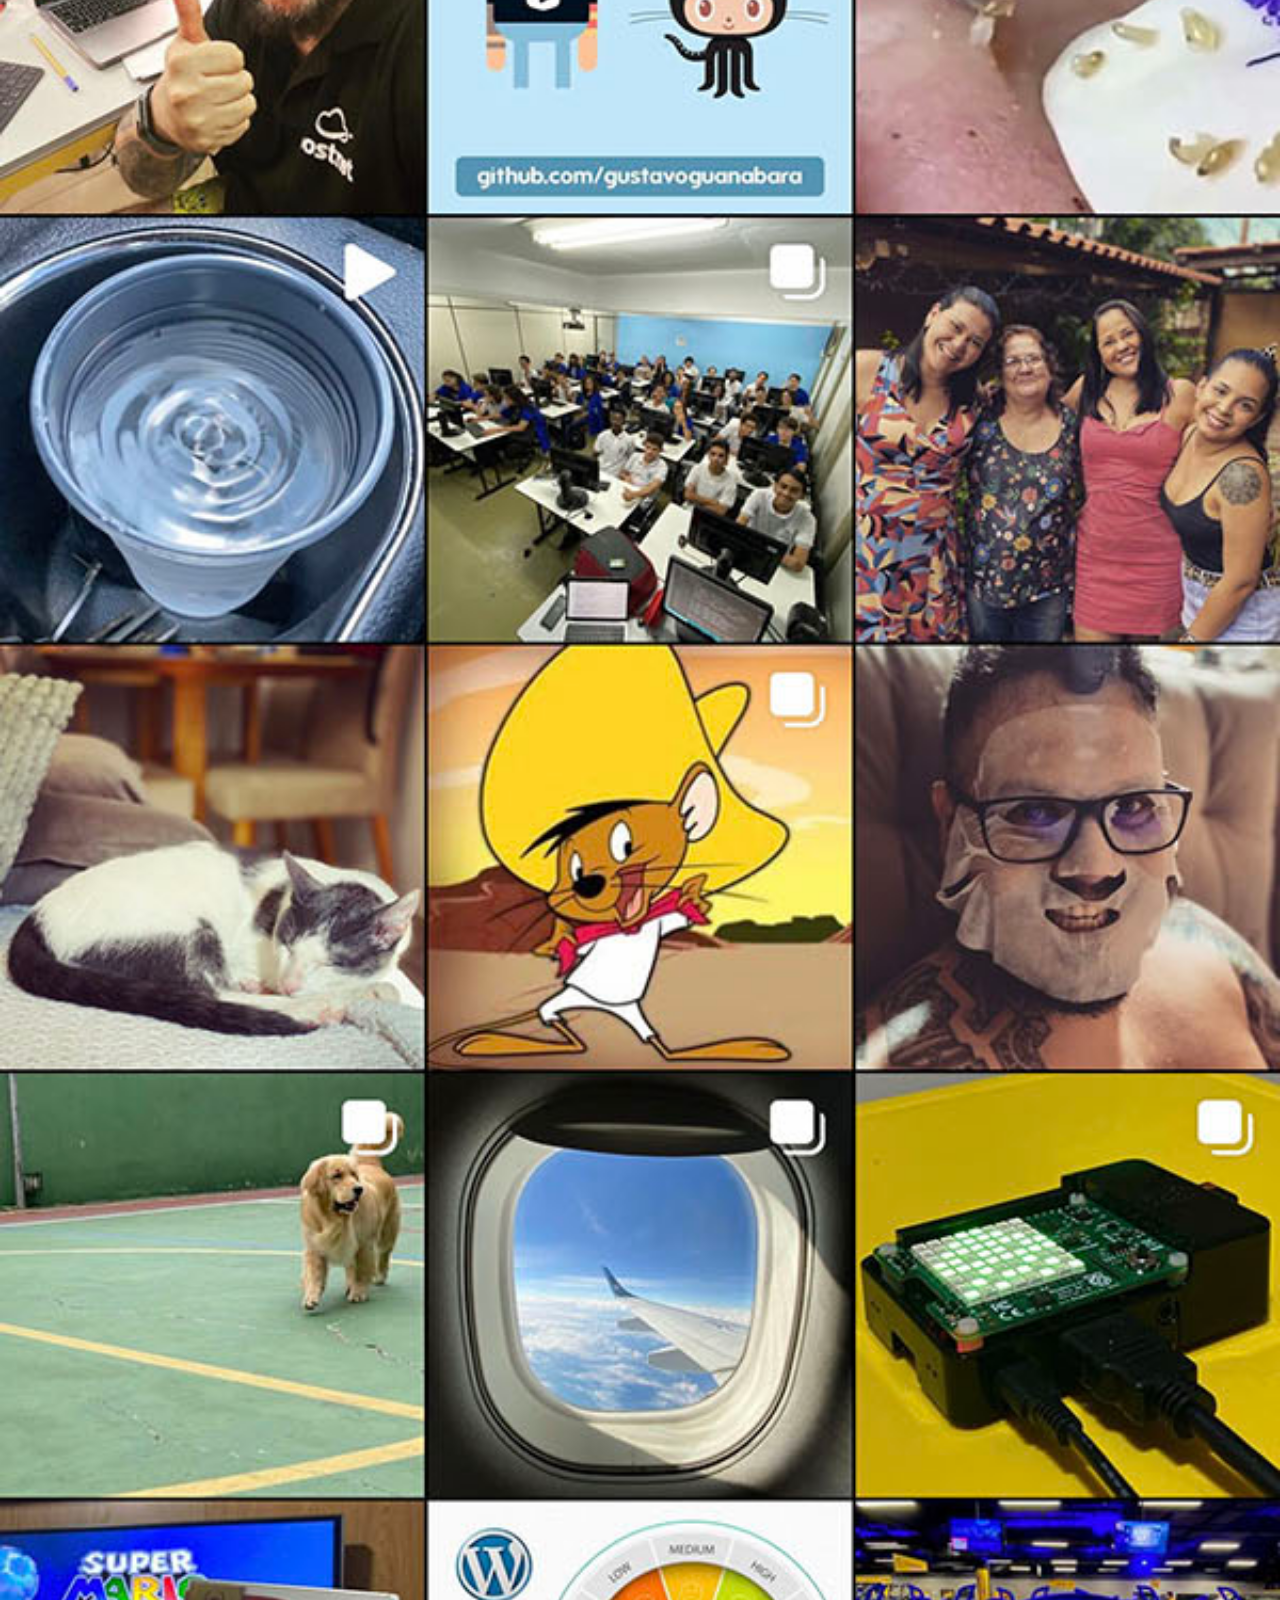
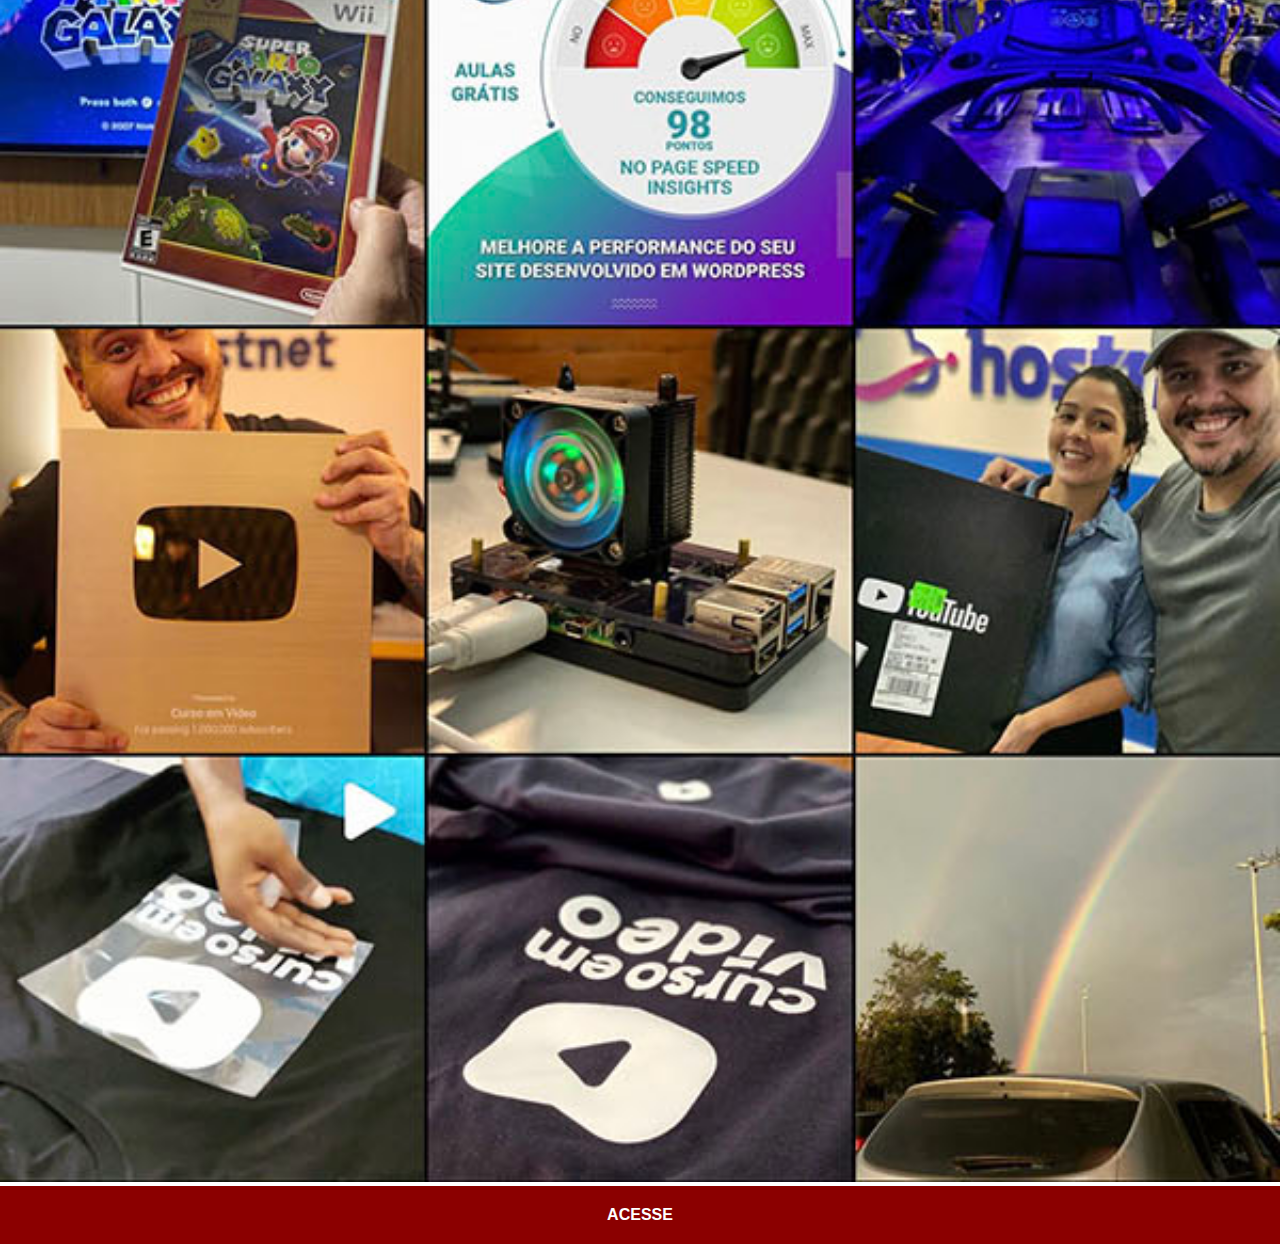
<file: instagram.html>
<!DOCTYPE html>
<html lang="pt-br">
<head>
    <meta charset="UTF-8">
    <meta name="viewport" content="width=device-width, initial-scale=1.0">
    <title>Instagram</title>
    <link rel="stylesheet" href="estilos/social.css">
</head>
<body>
    <img src="imagens/tela-instagram.jpg" alt="">
    <a href="https://instagram.com/robertinhoffc" target="_blank">ACESSE</a>
</body>
</html>
</file>
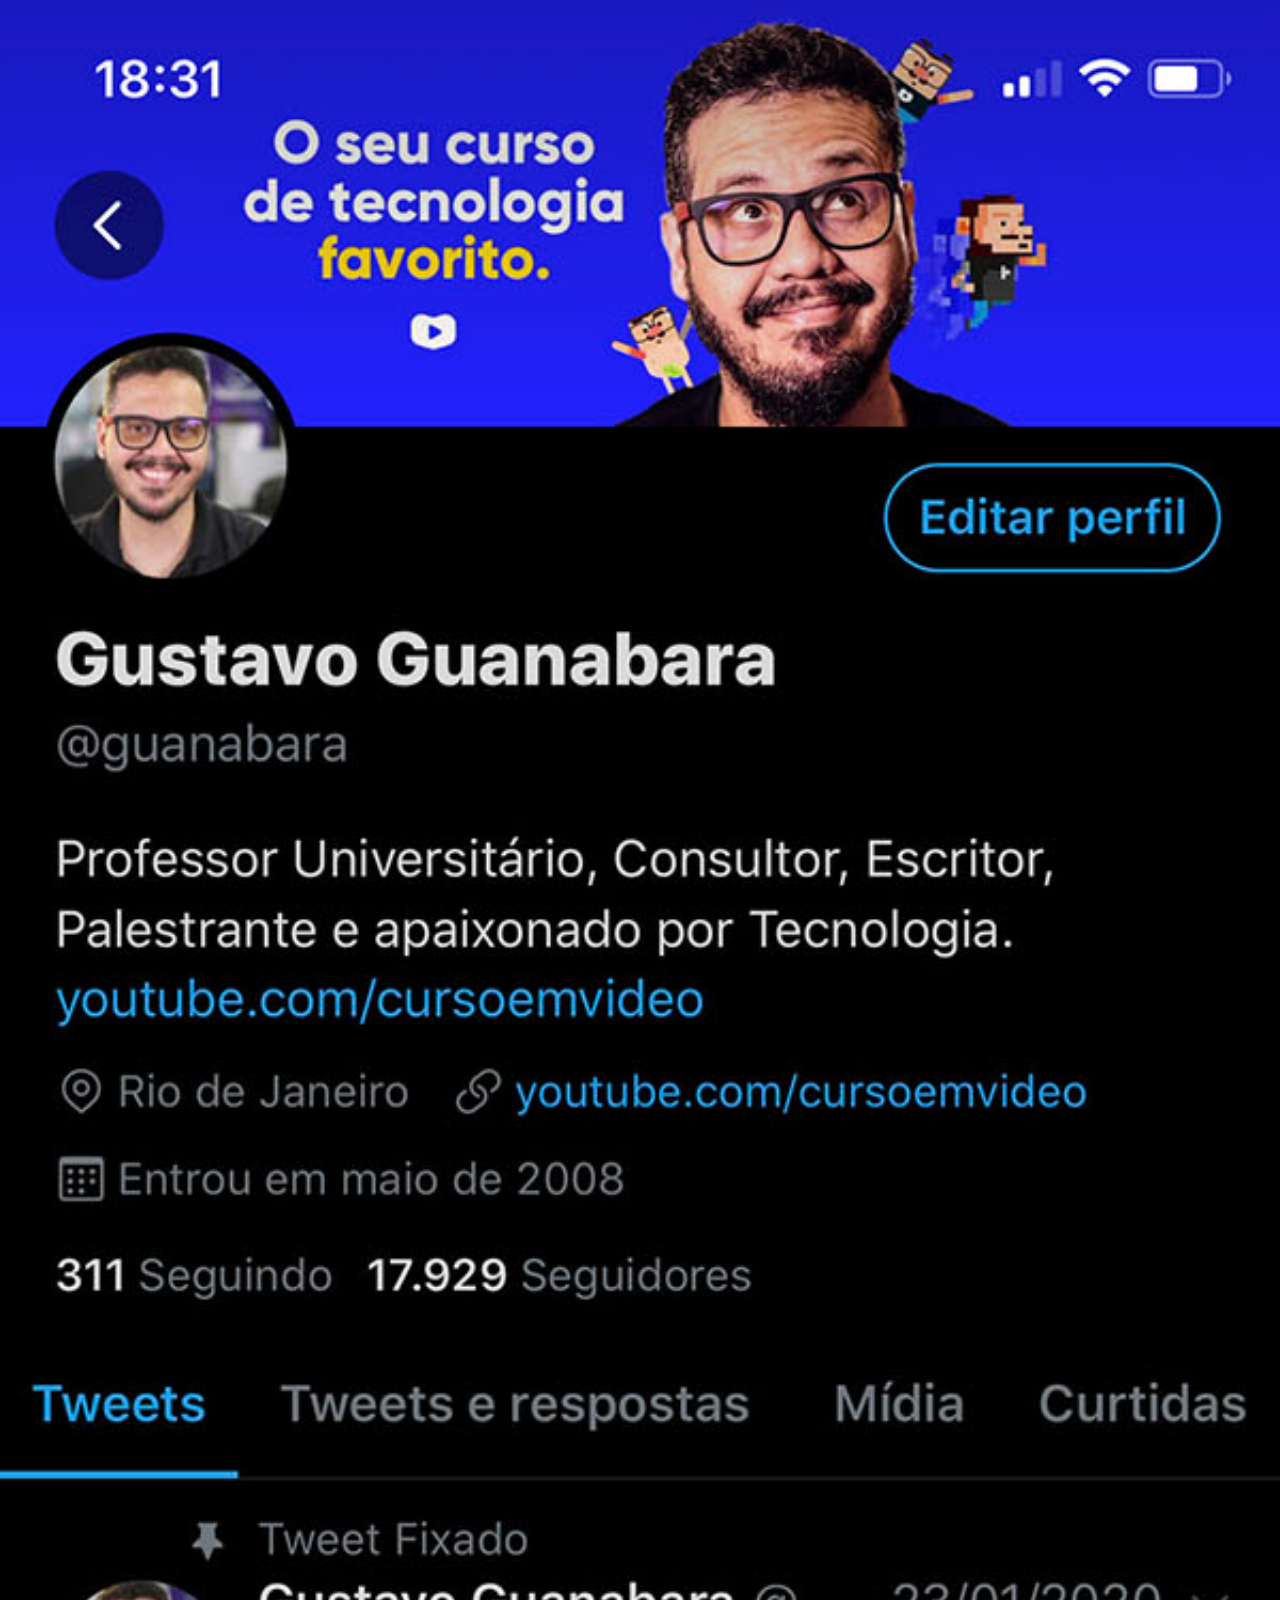
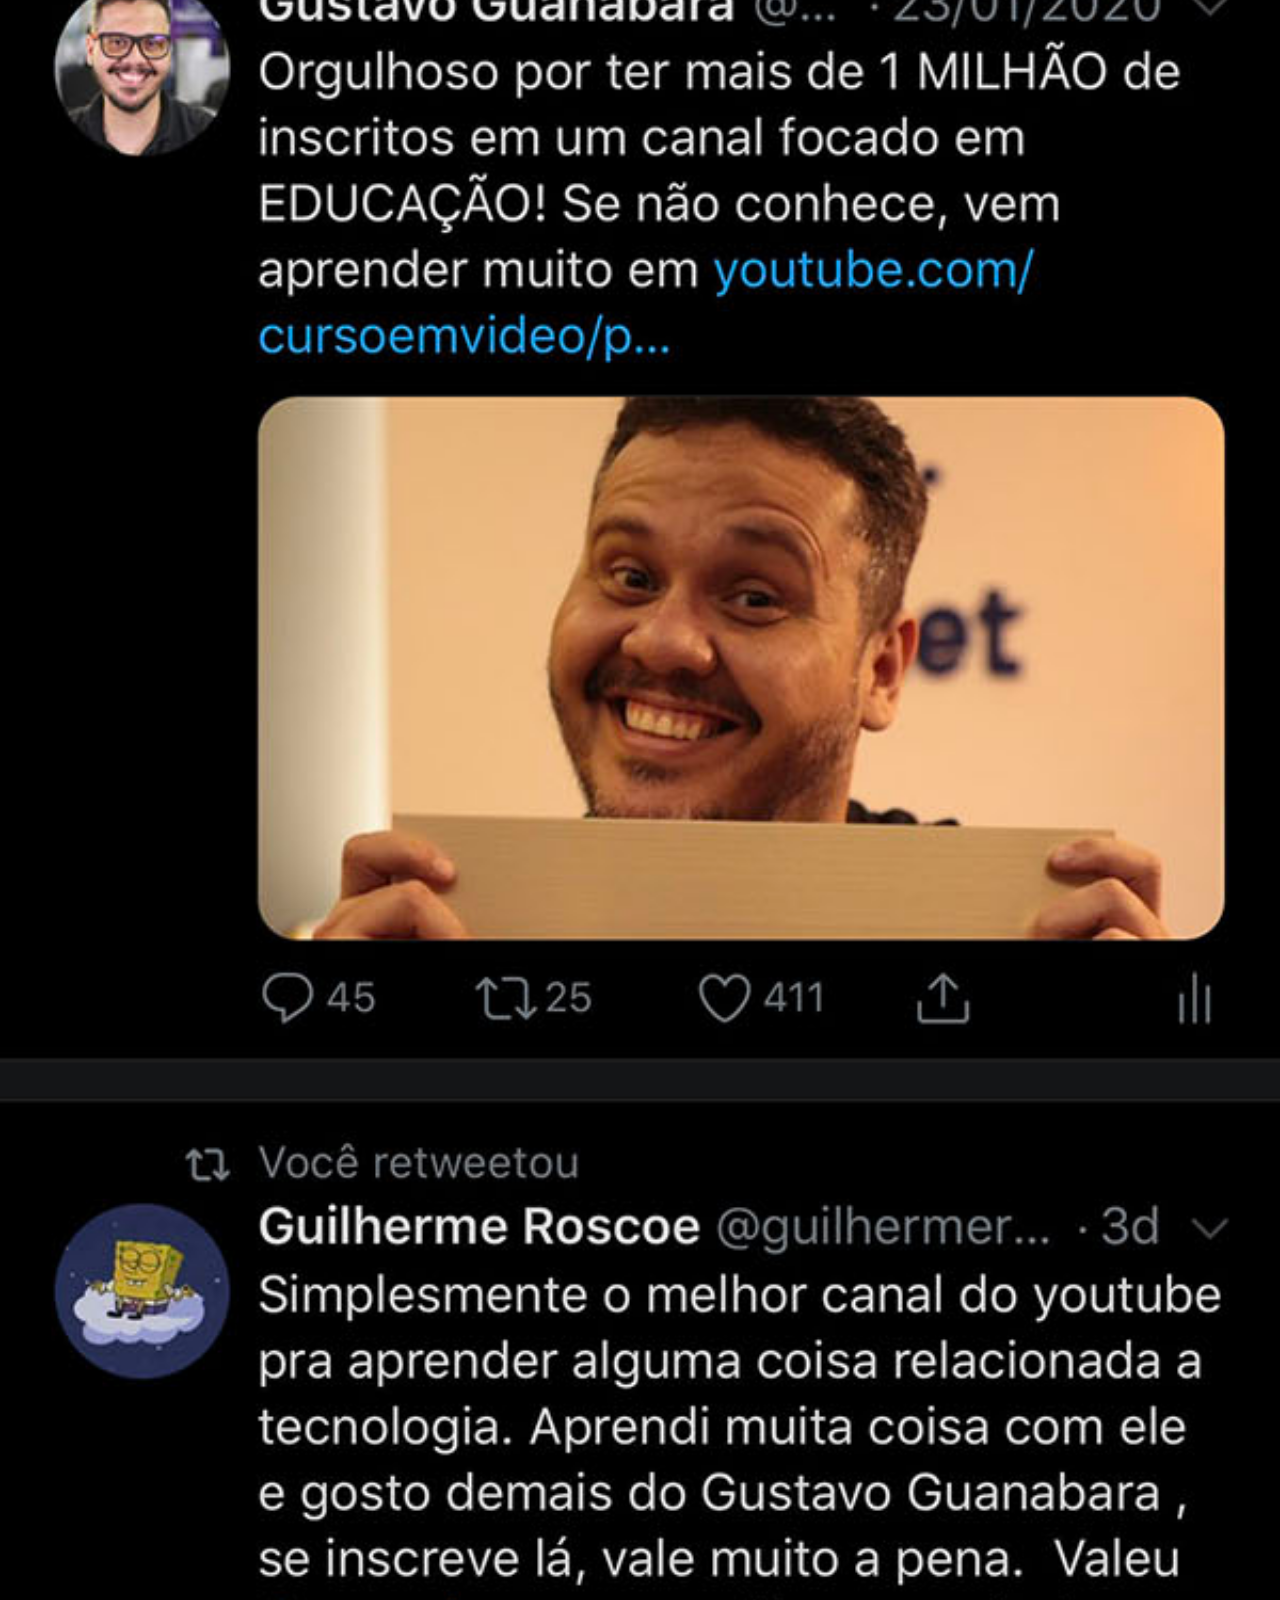
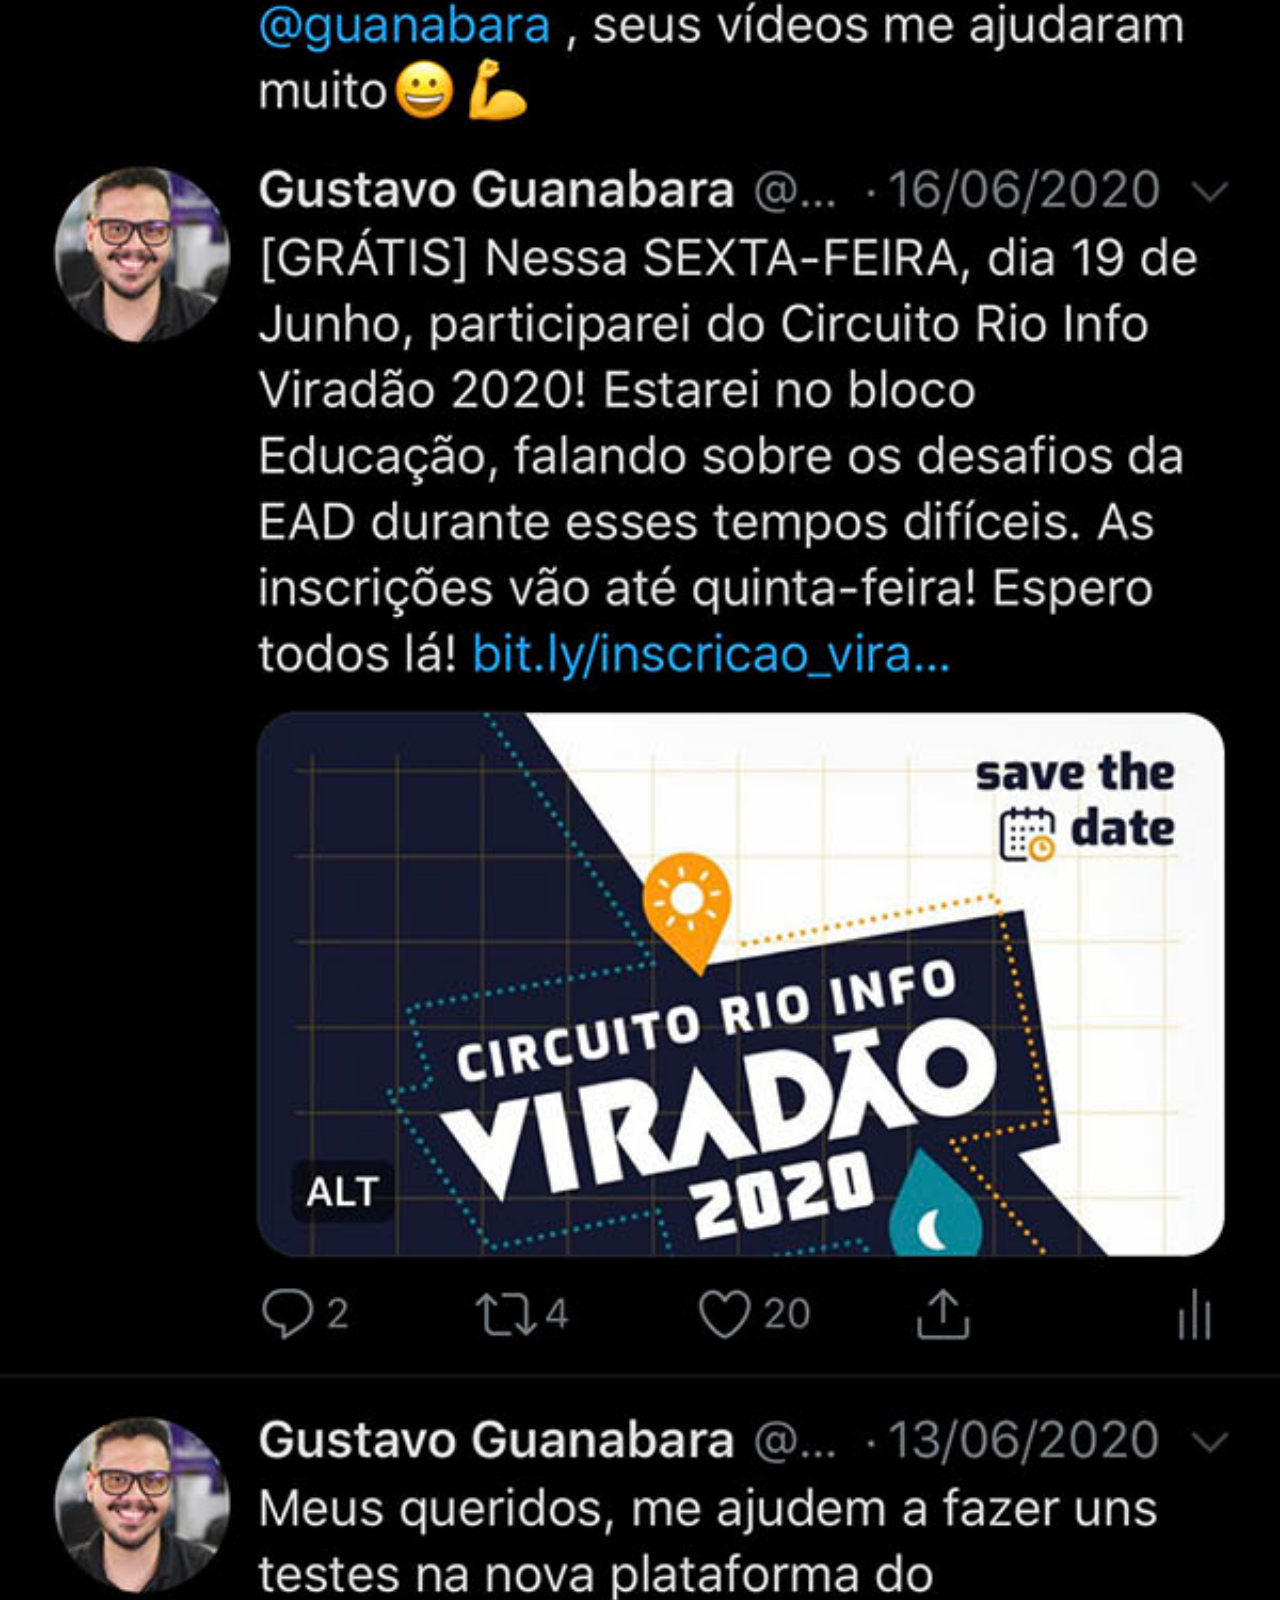
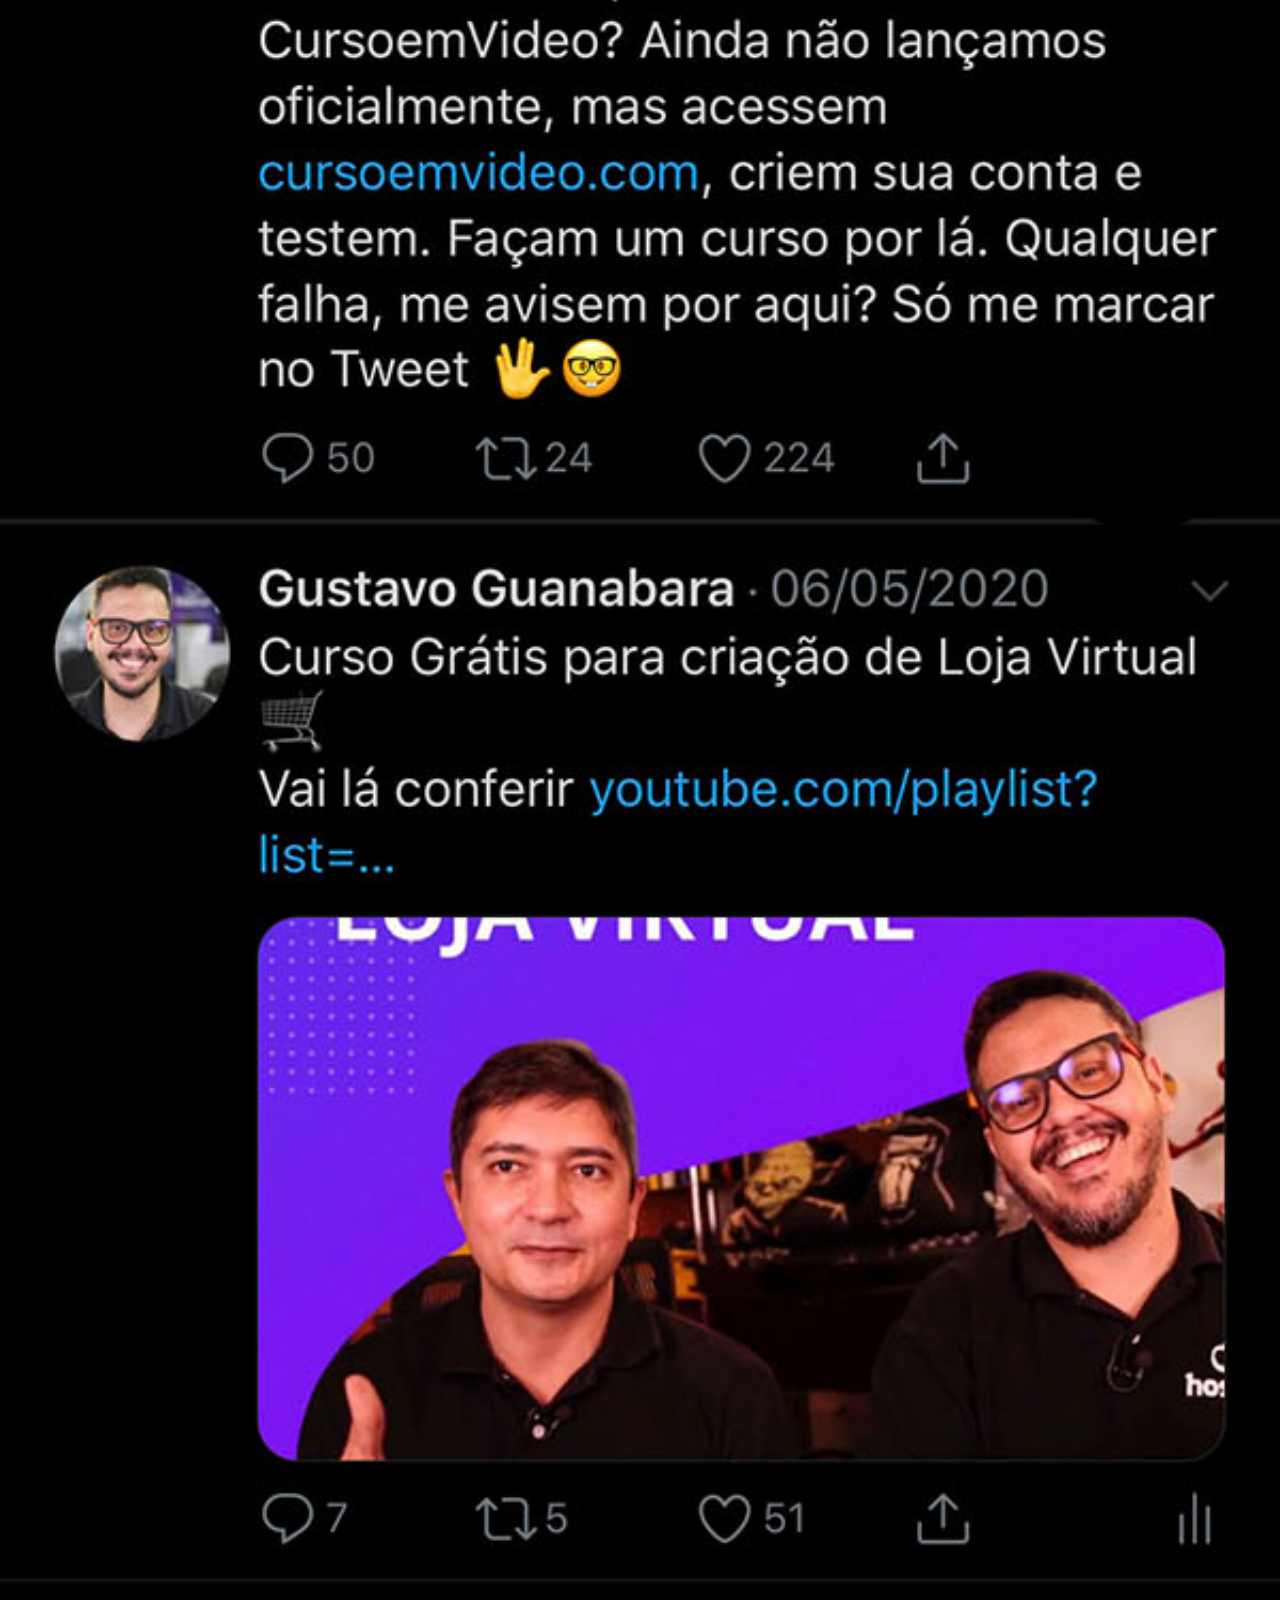
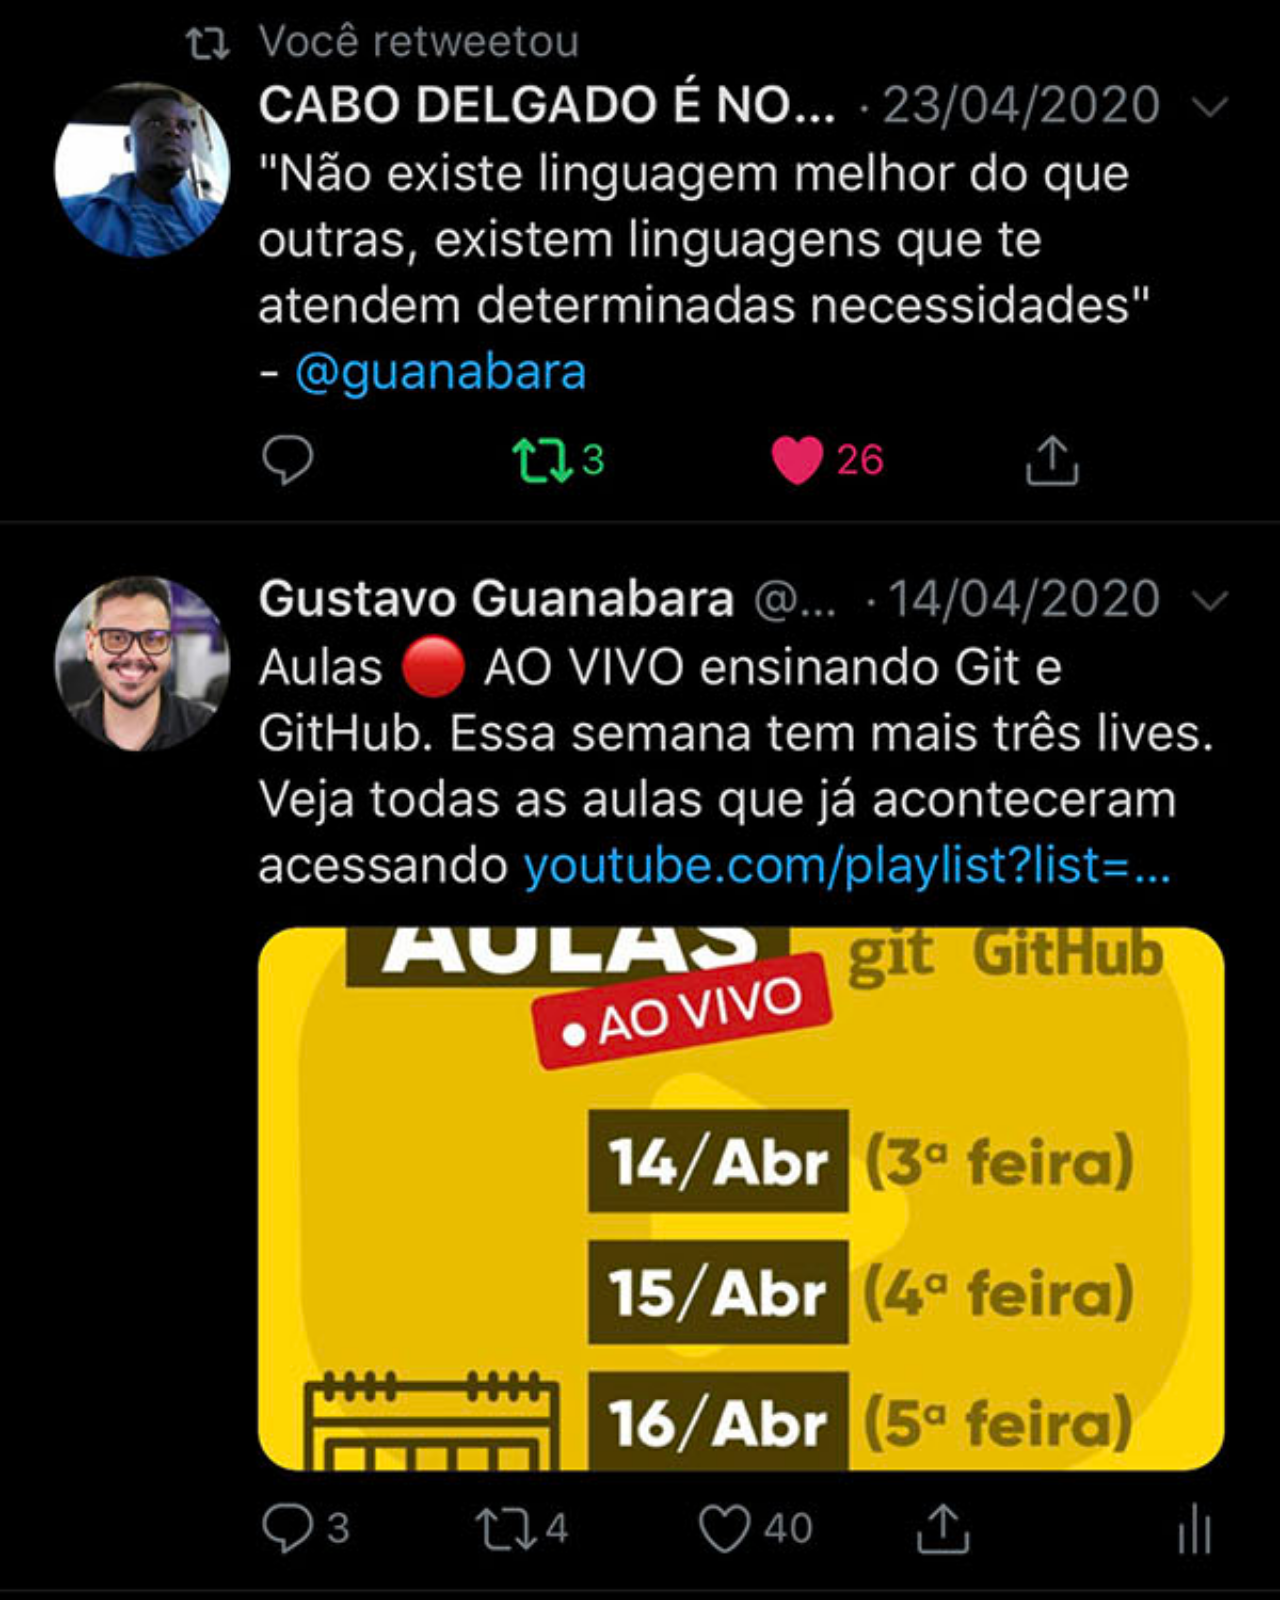
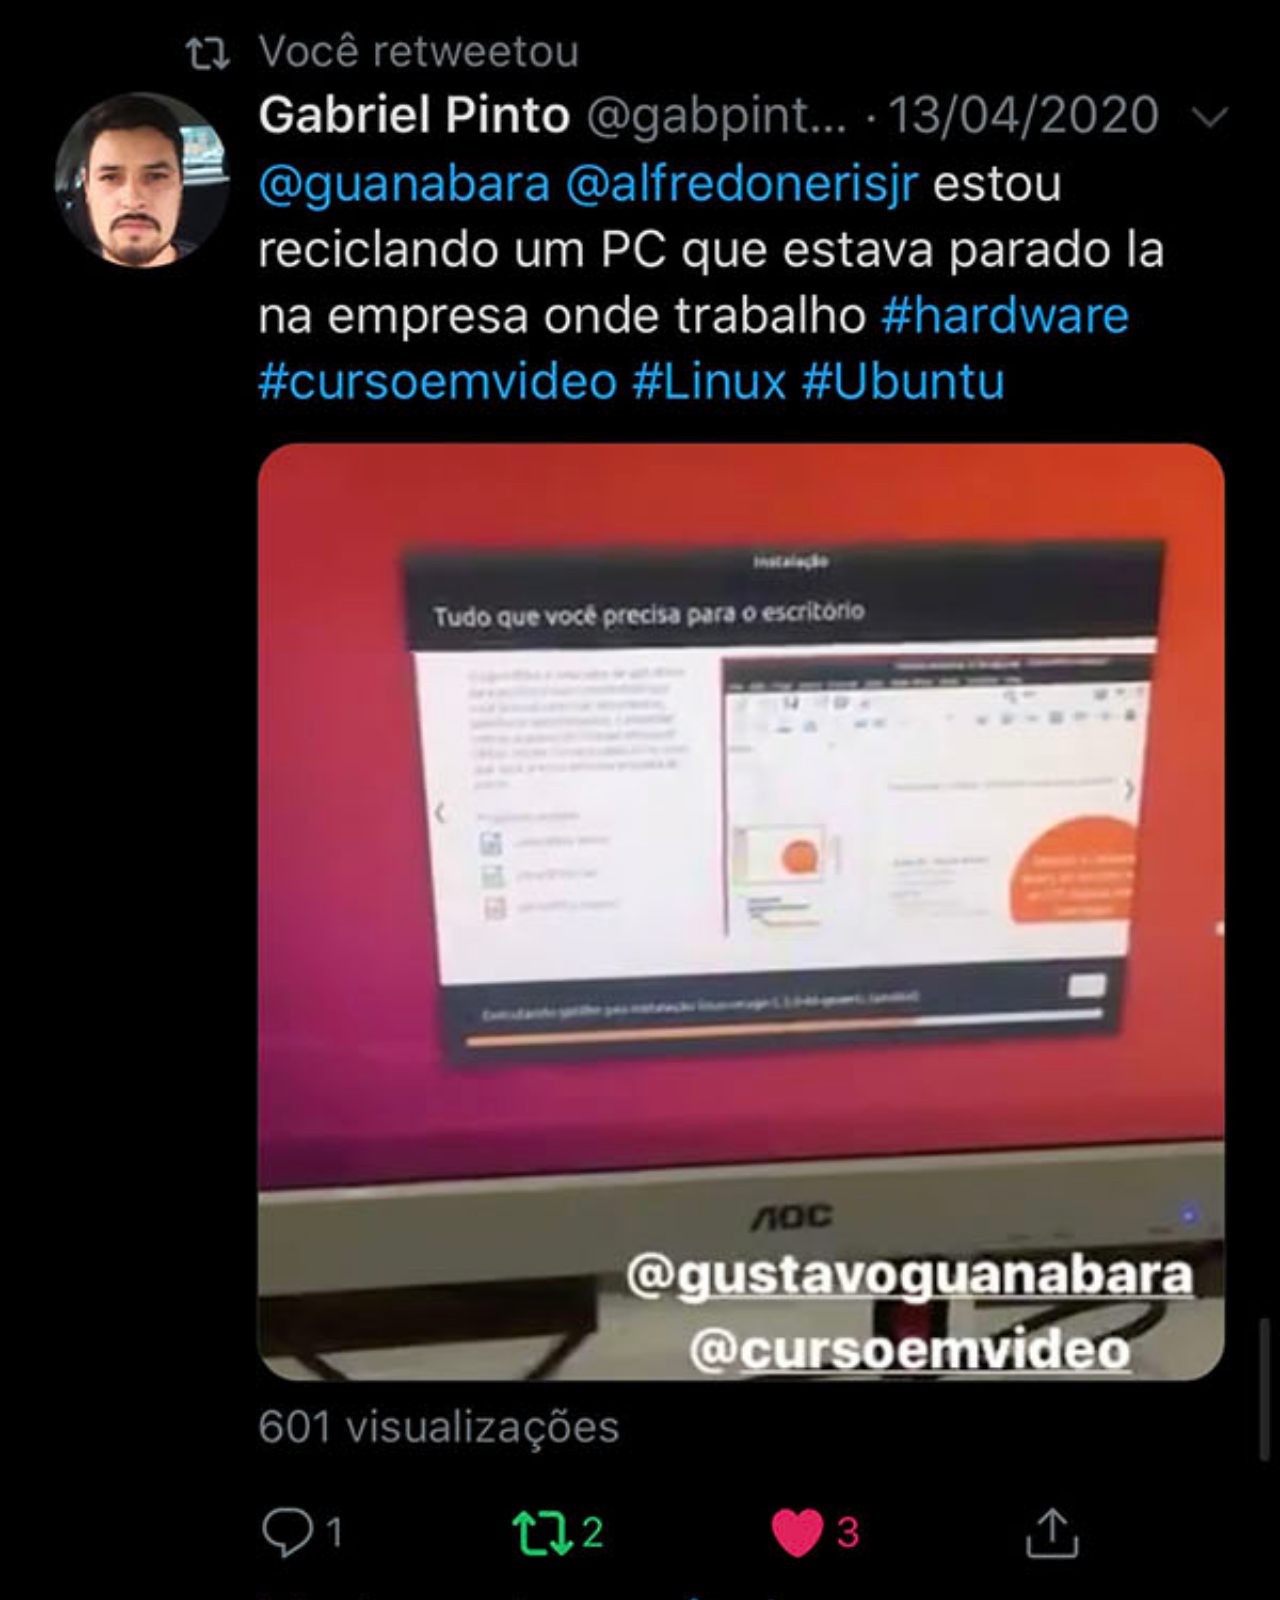
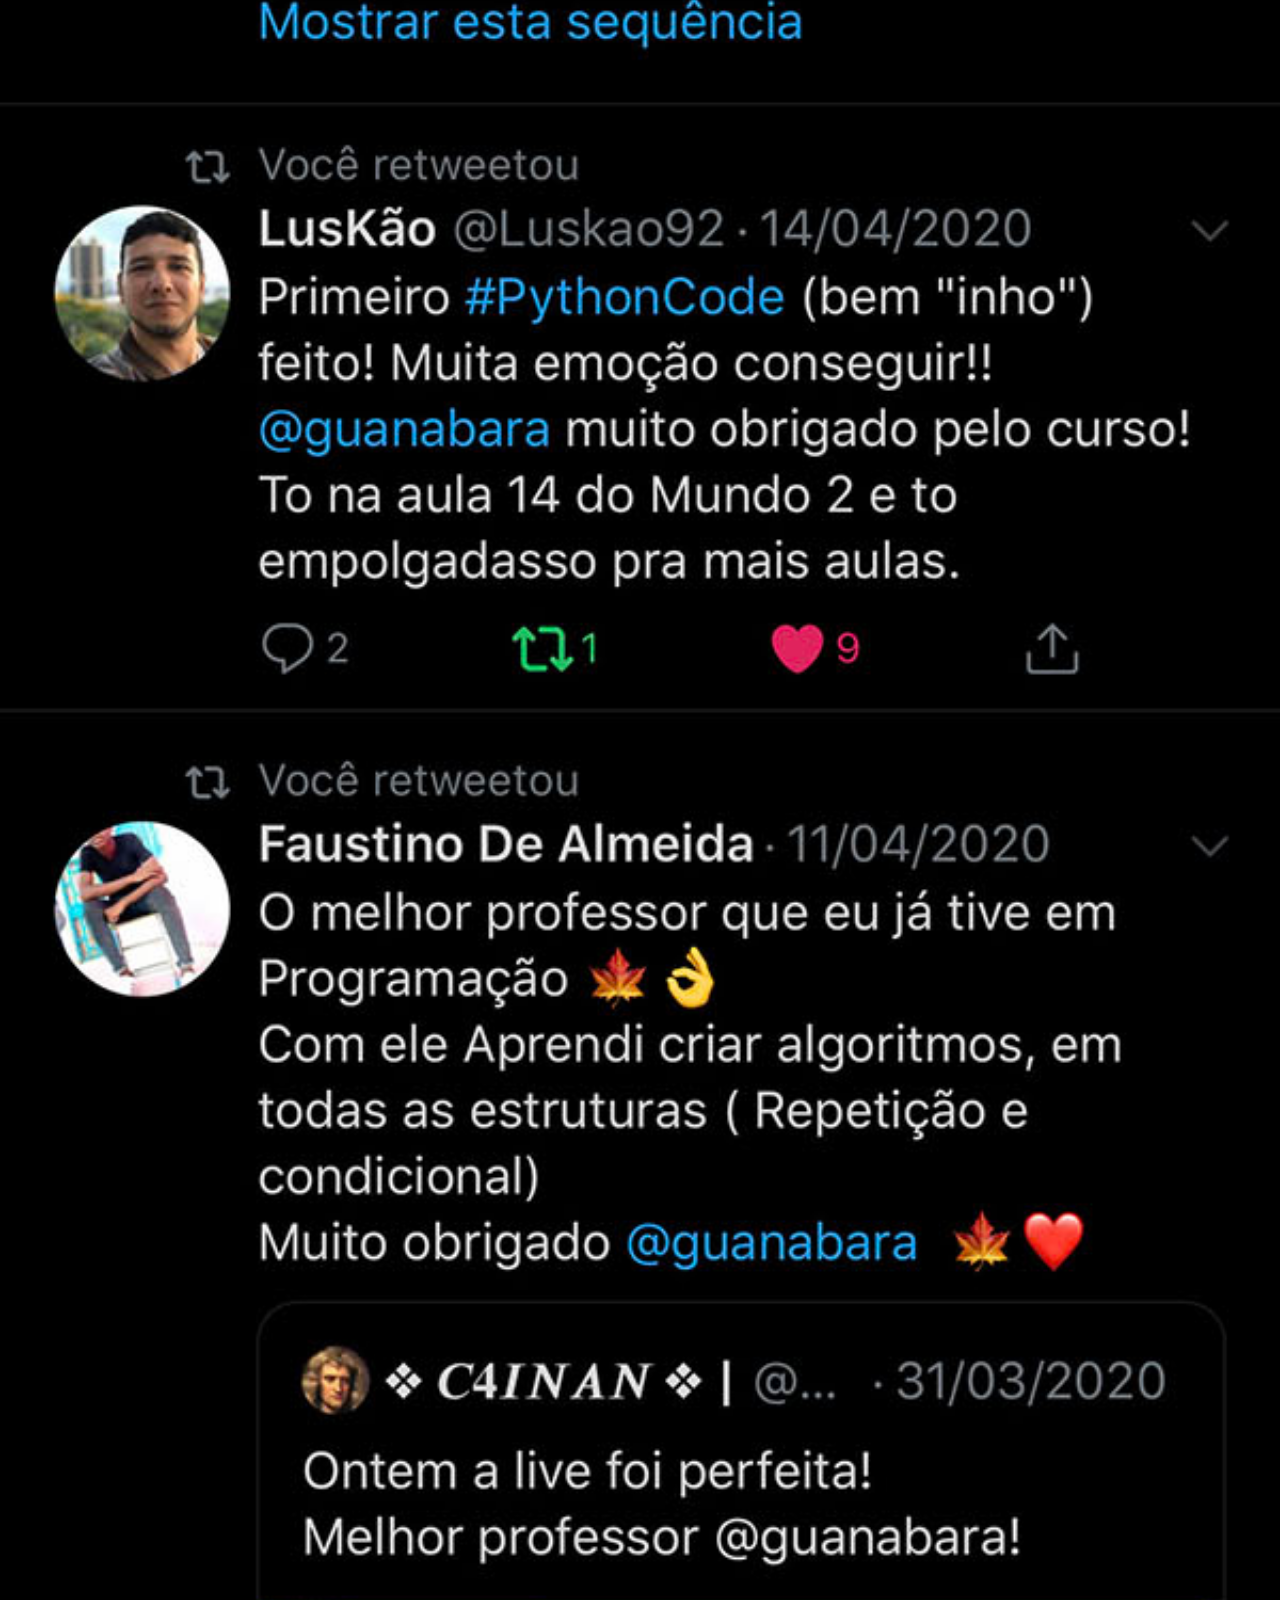
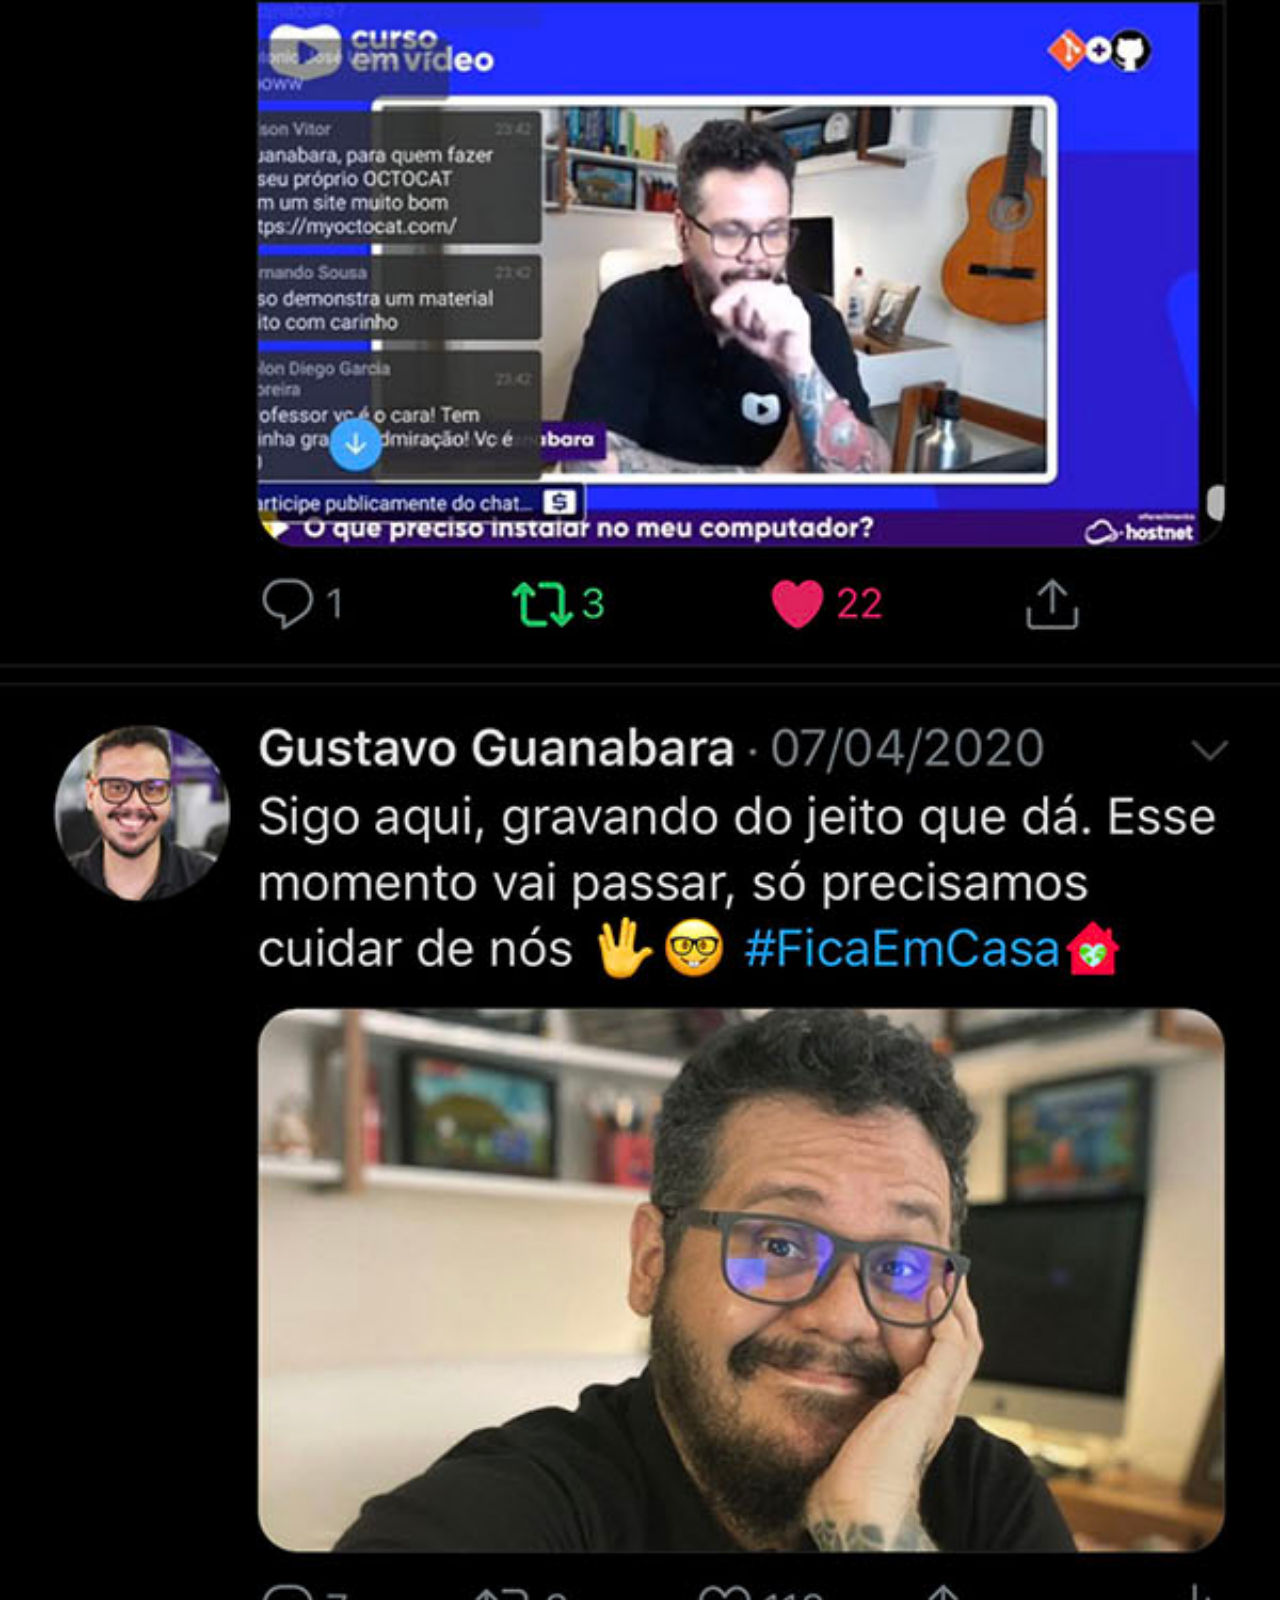
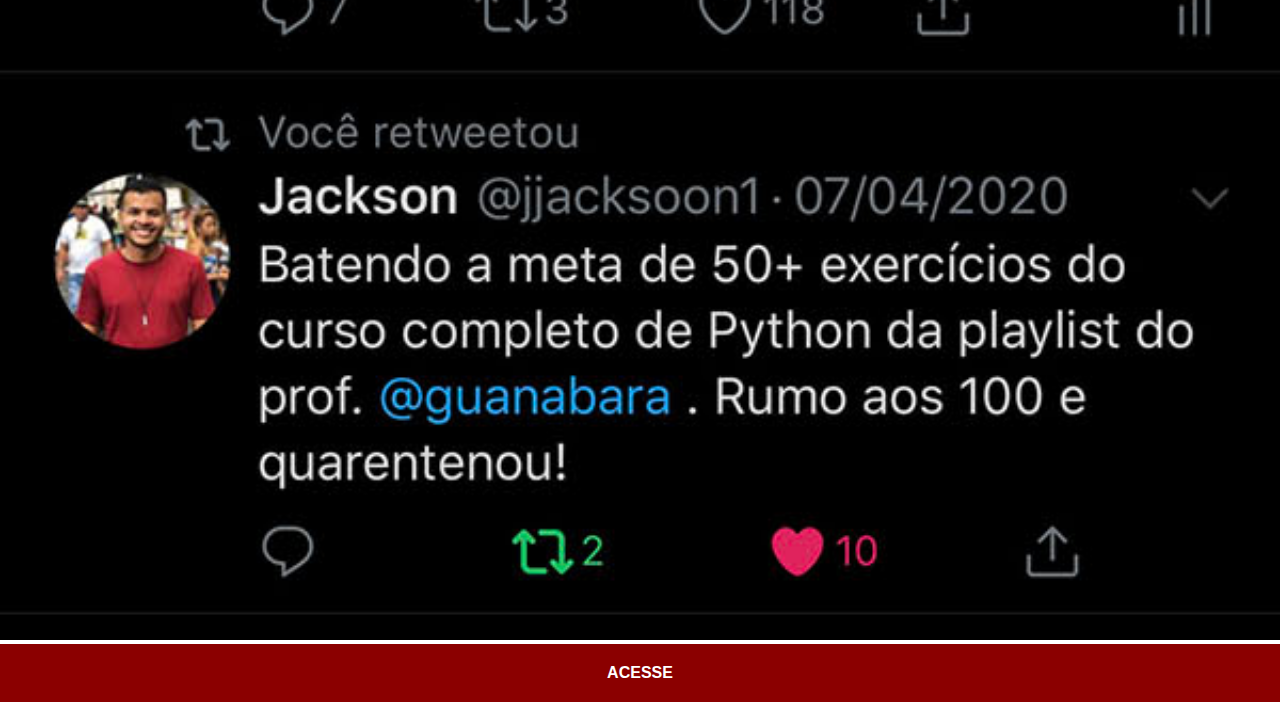
<file: Twitter.html>
<!DOCTYPE html>
<html lang="pt-br">
<head>
    <meta charset="UTF-8">
    <meta name="viewport" content="width=device-width, initial-scale=1.0">
    <title>Twitter</title>
    <link rel="stylesheet" href="estilos/social.css">
</head>
<body>
    <img src="imagens/tela-twitter.jpg" alt="">
    <a href="https://x.com" target="_blank">ACESSE</a>
</body>
</html>
</file>
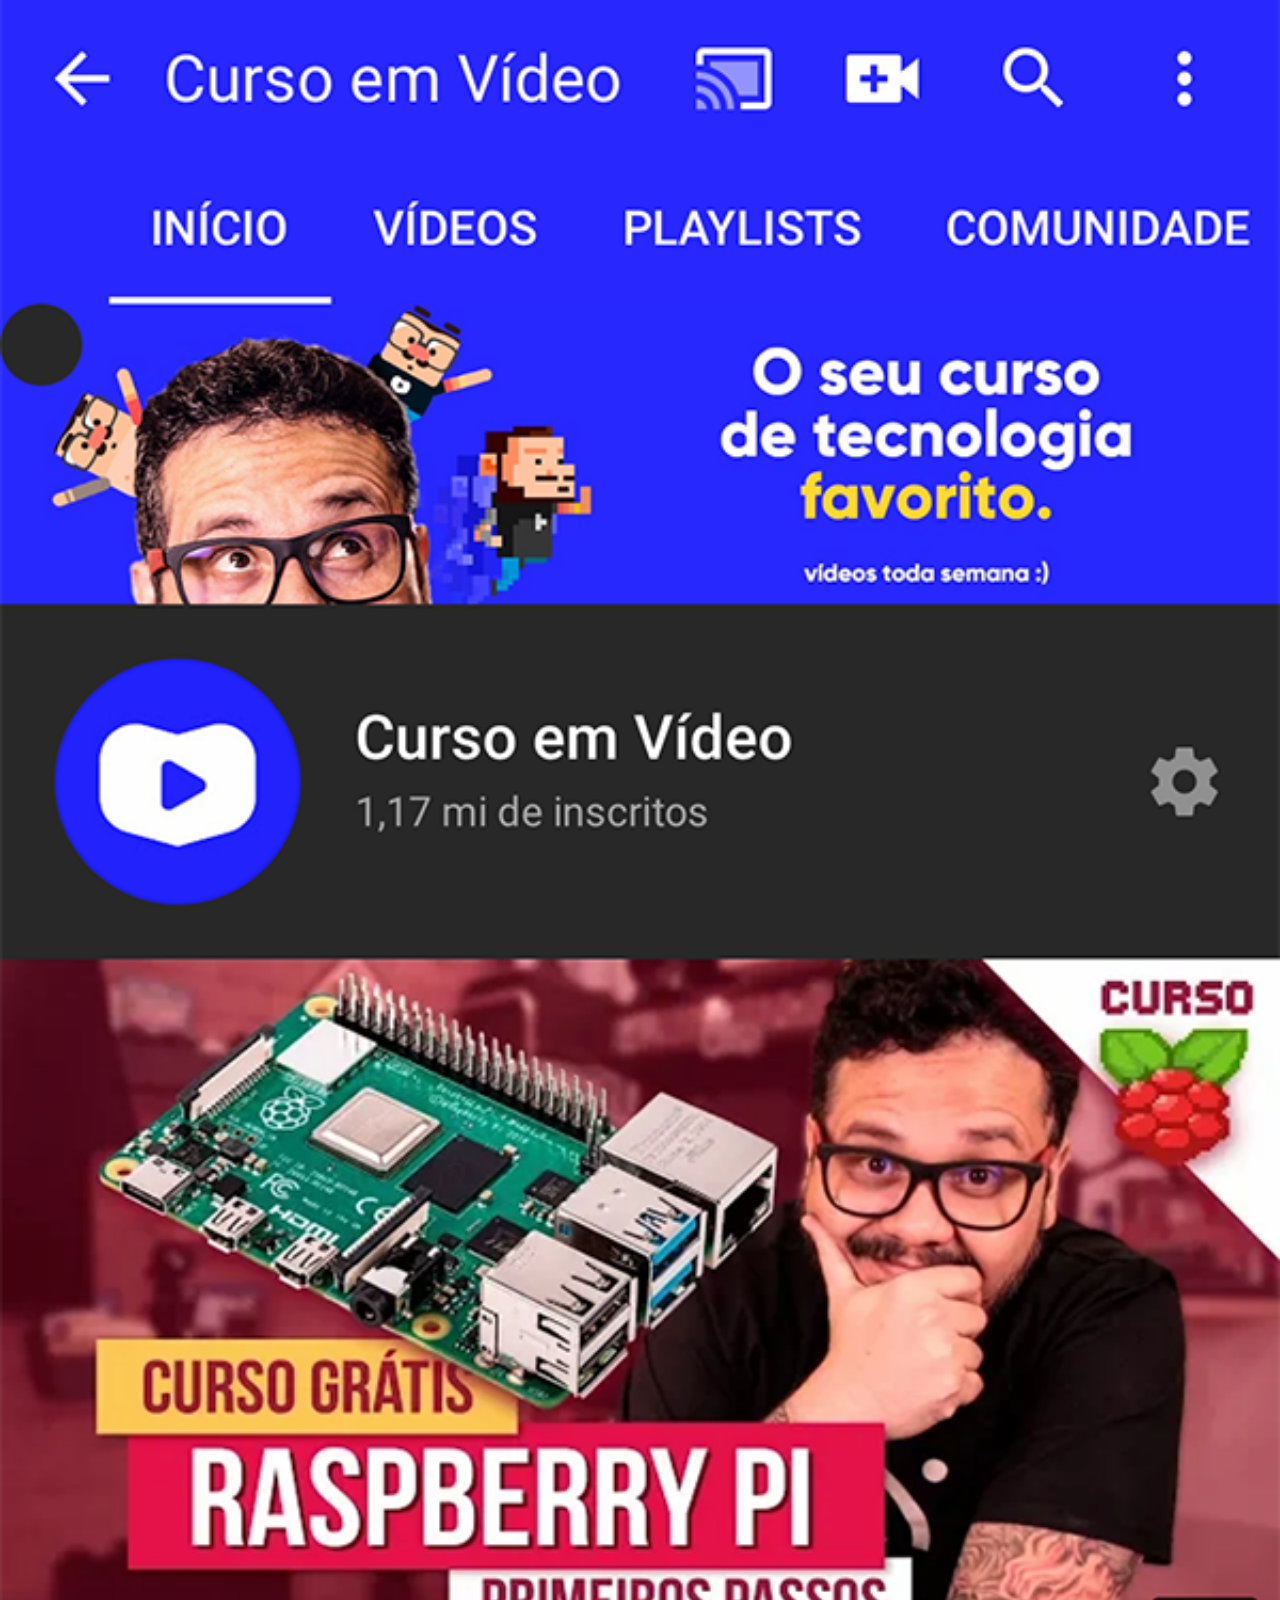
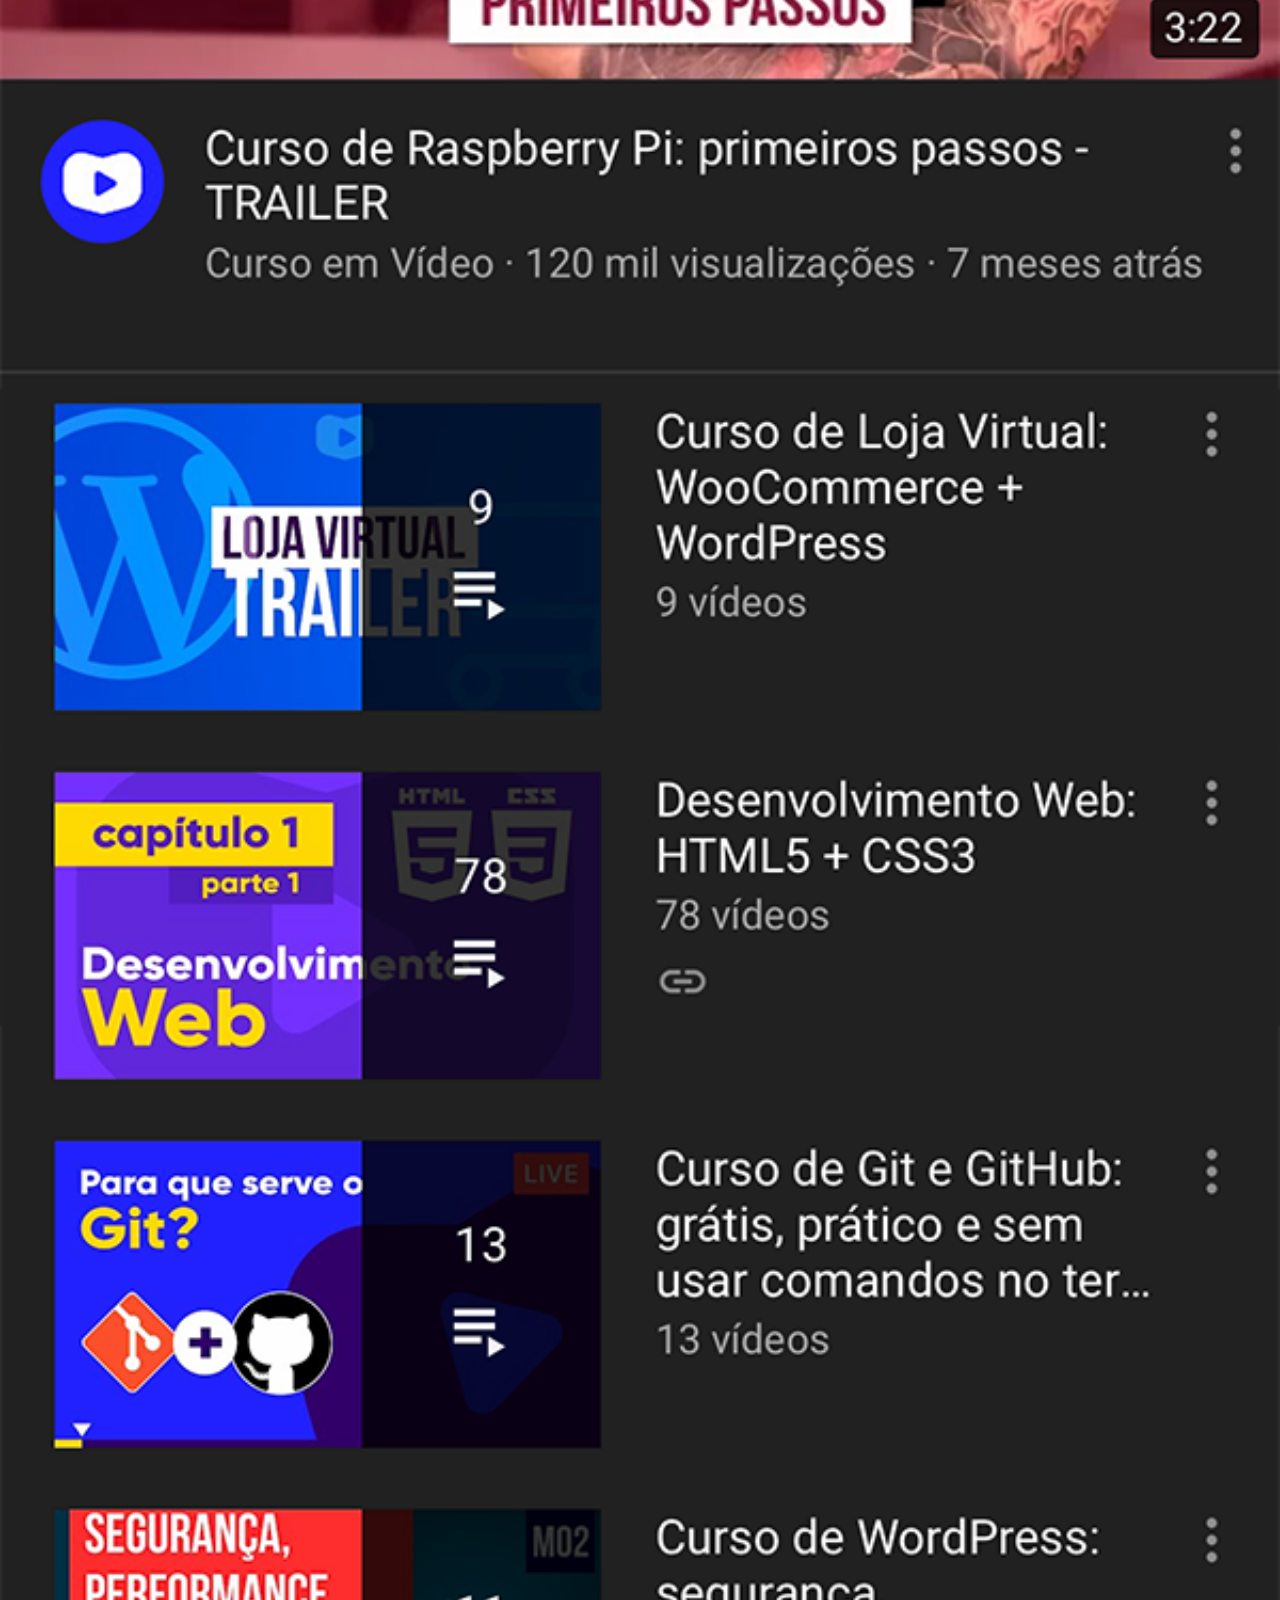
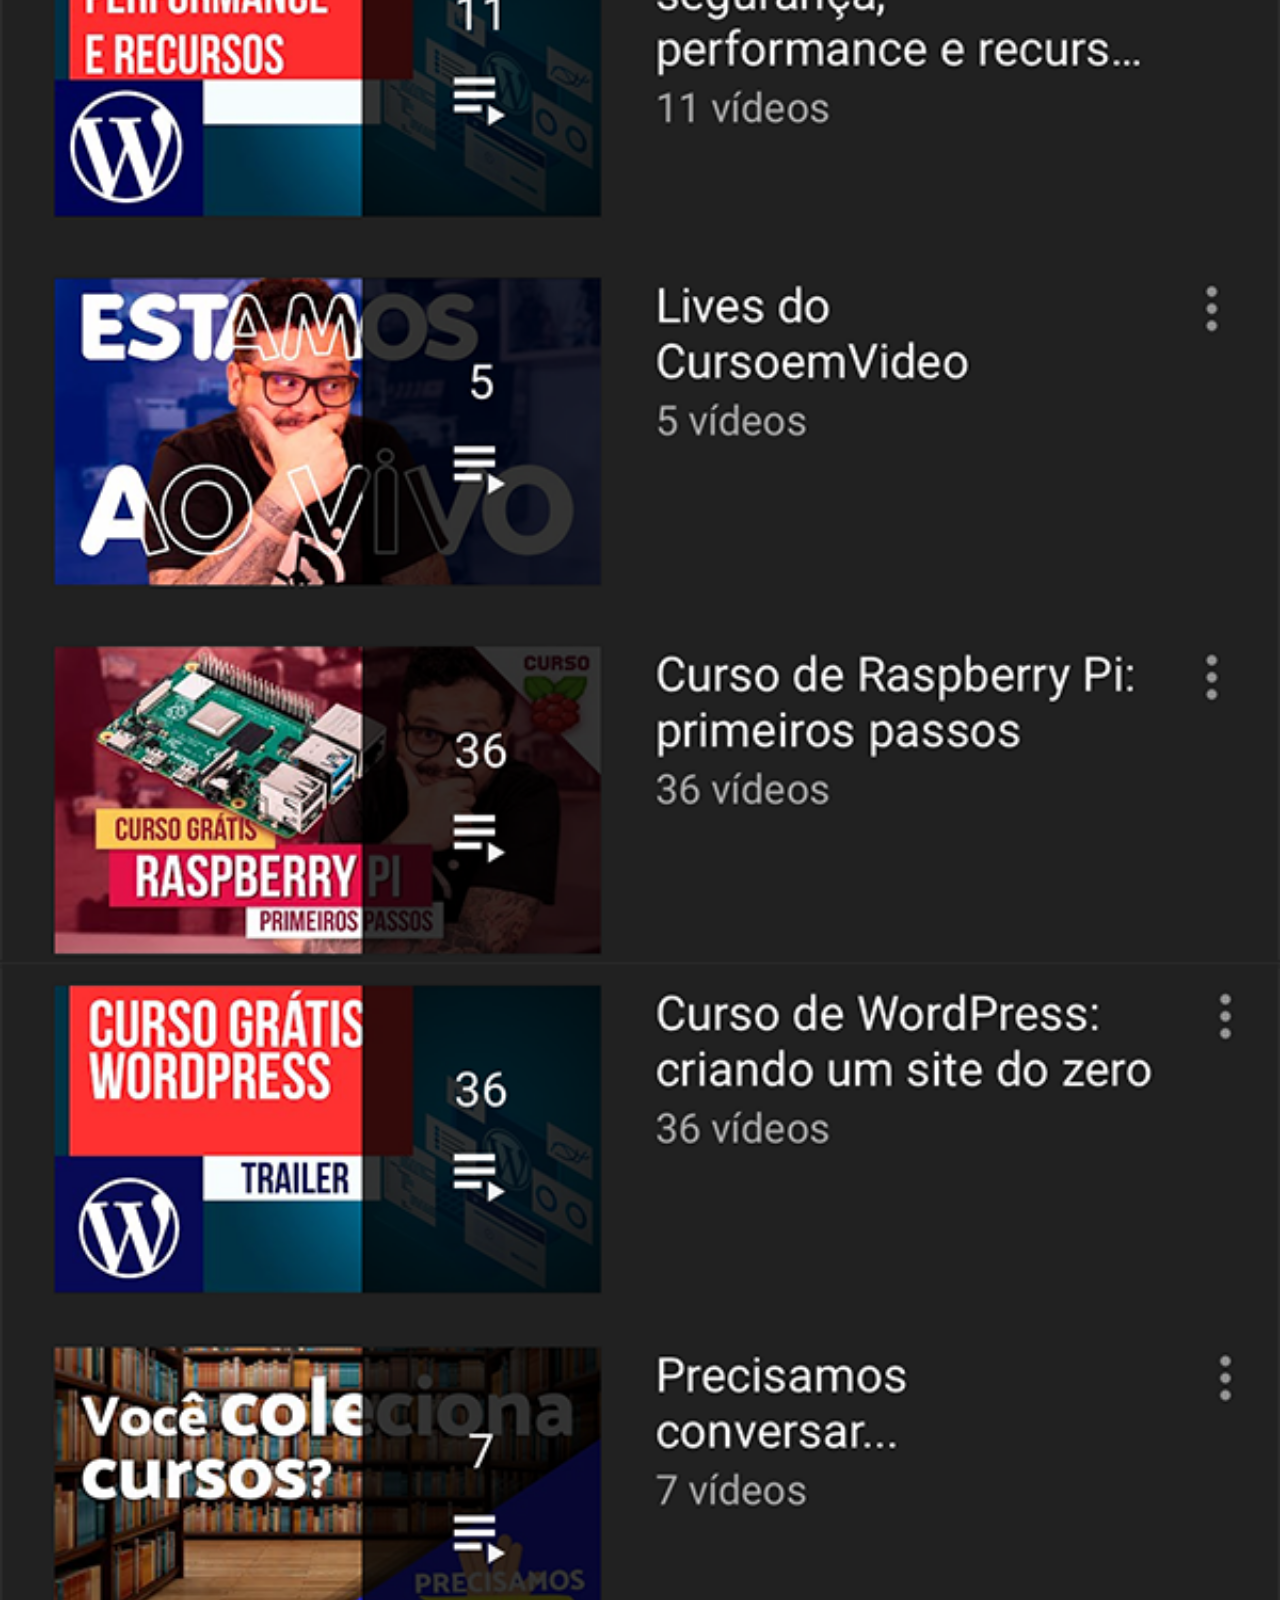
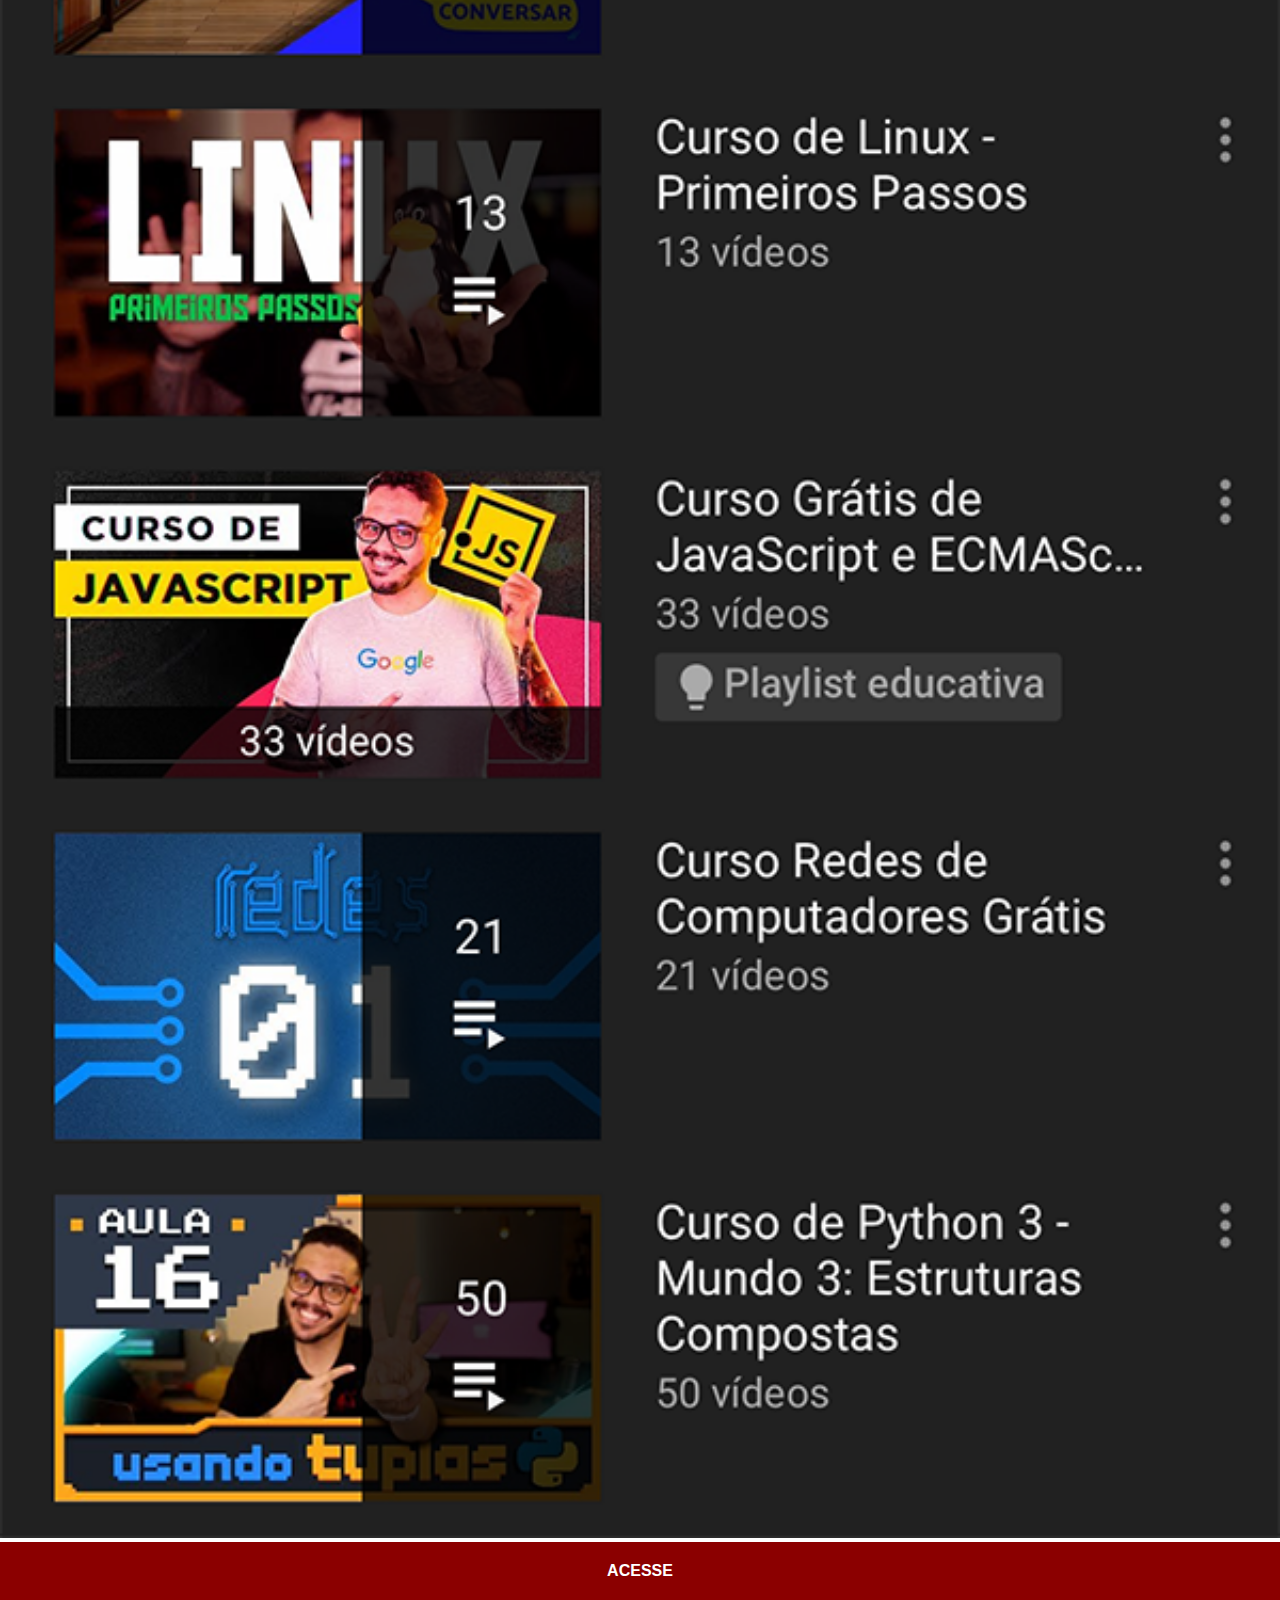
<file: youtube.html>
<!DOCTYPE html>
<html lang="en">
<head>
    <meta charset="UTF-8">
    <meta name="viewport" content="width=device-width, initial-scale=1.0">
    <title>Youtube</title>
    <link rel="stylesheet" href="estilos/social.css">
</head>
<body>
    <img src="imagens/tela-youtube.png" alt="">
    <a href="https://www.youtube.com/c/CursoemV%C3%ADdeo/playlists" target="_blank">ACESSE</a>
</body>
</html>
</file>
<file: estilos/social.css>
@charset "UTF-8";


* {
    margin: 0px;
    padding: 0px;
    font-family: Arial, Helvetica, sans-serif;
}
::-webkit-scrollbar {
    width: 0px;
    height: 0px;
}
img {
    width: 100vw;
}
a {
    display: block;
    background-color: darkred;
    color: white;
    padding: 20px;
    text-align: center;
    font-weight: bolder;
    text-decoration: none;
}
a:hover {
    background-color: red;
}
</file>
